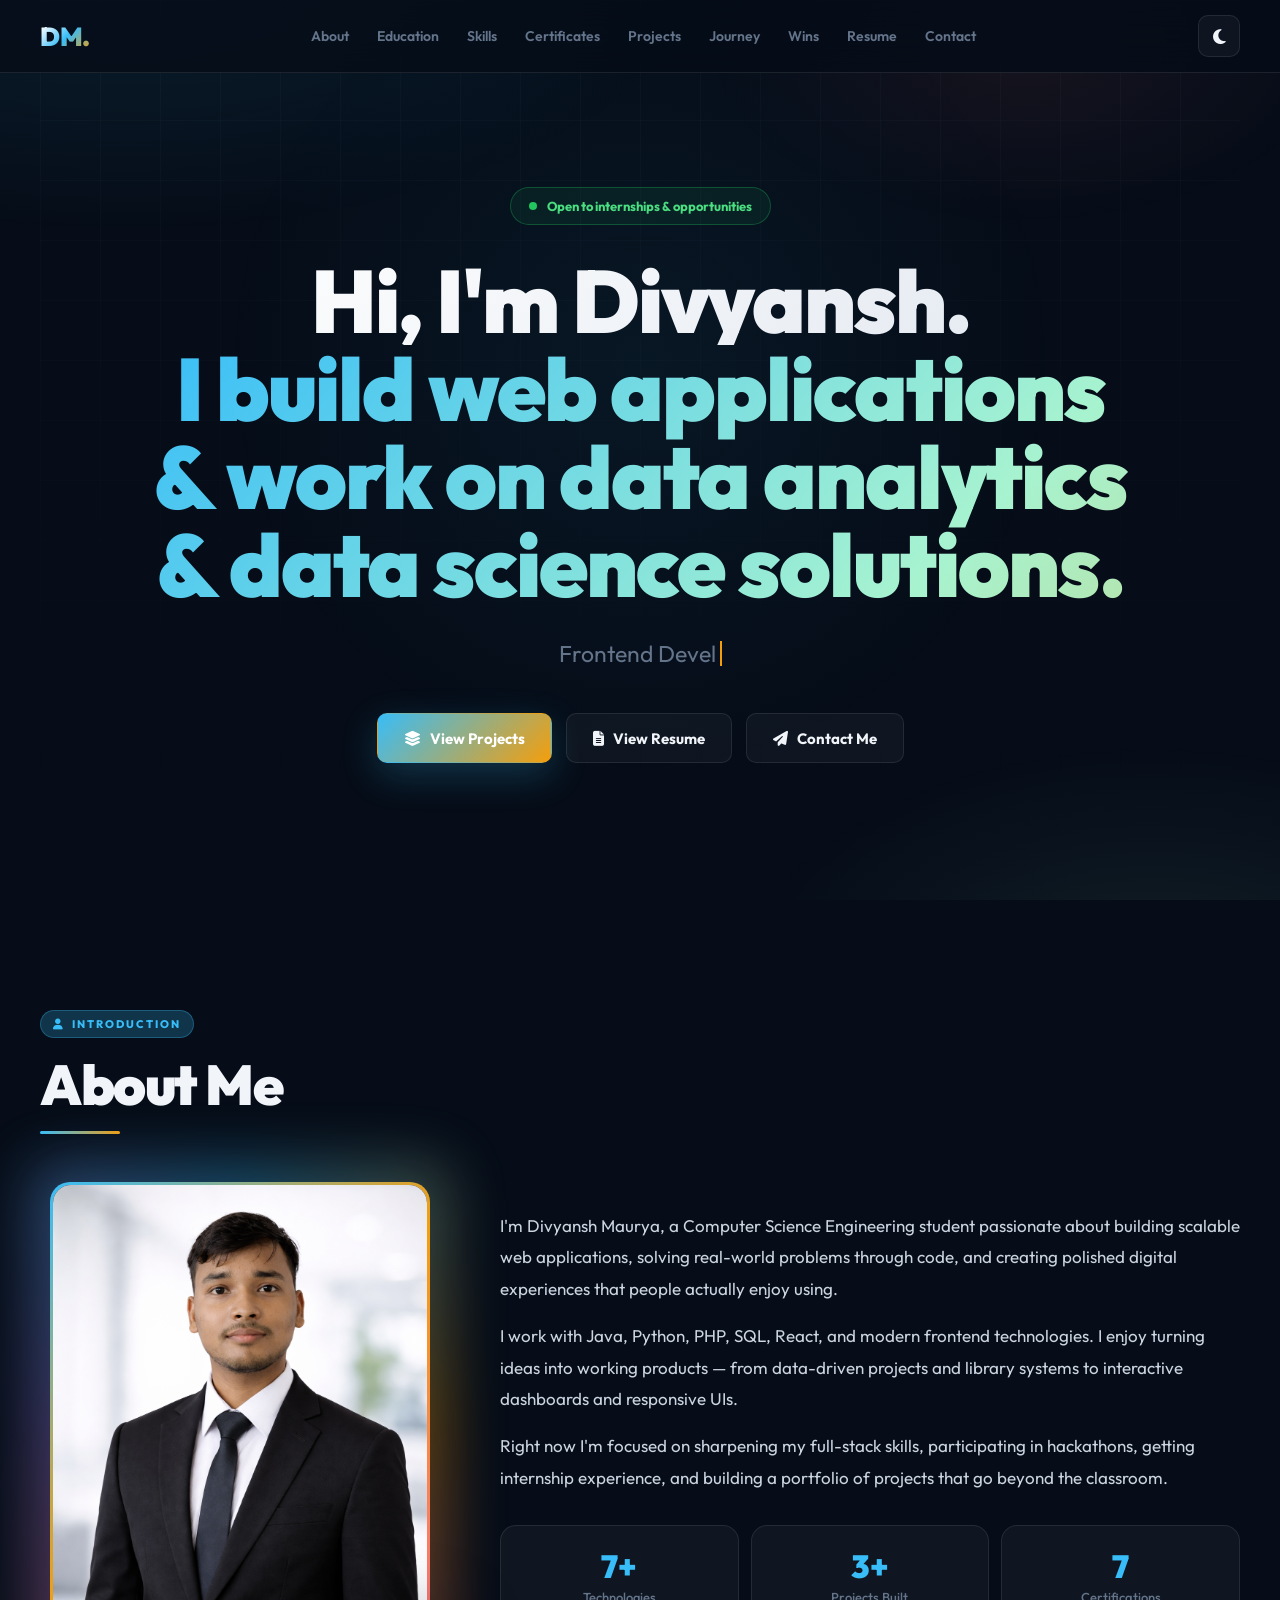
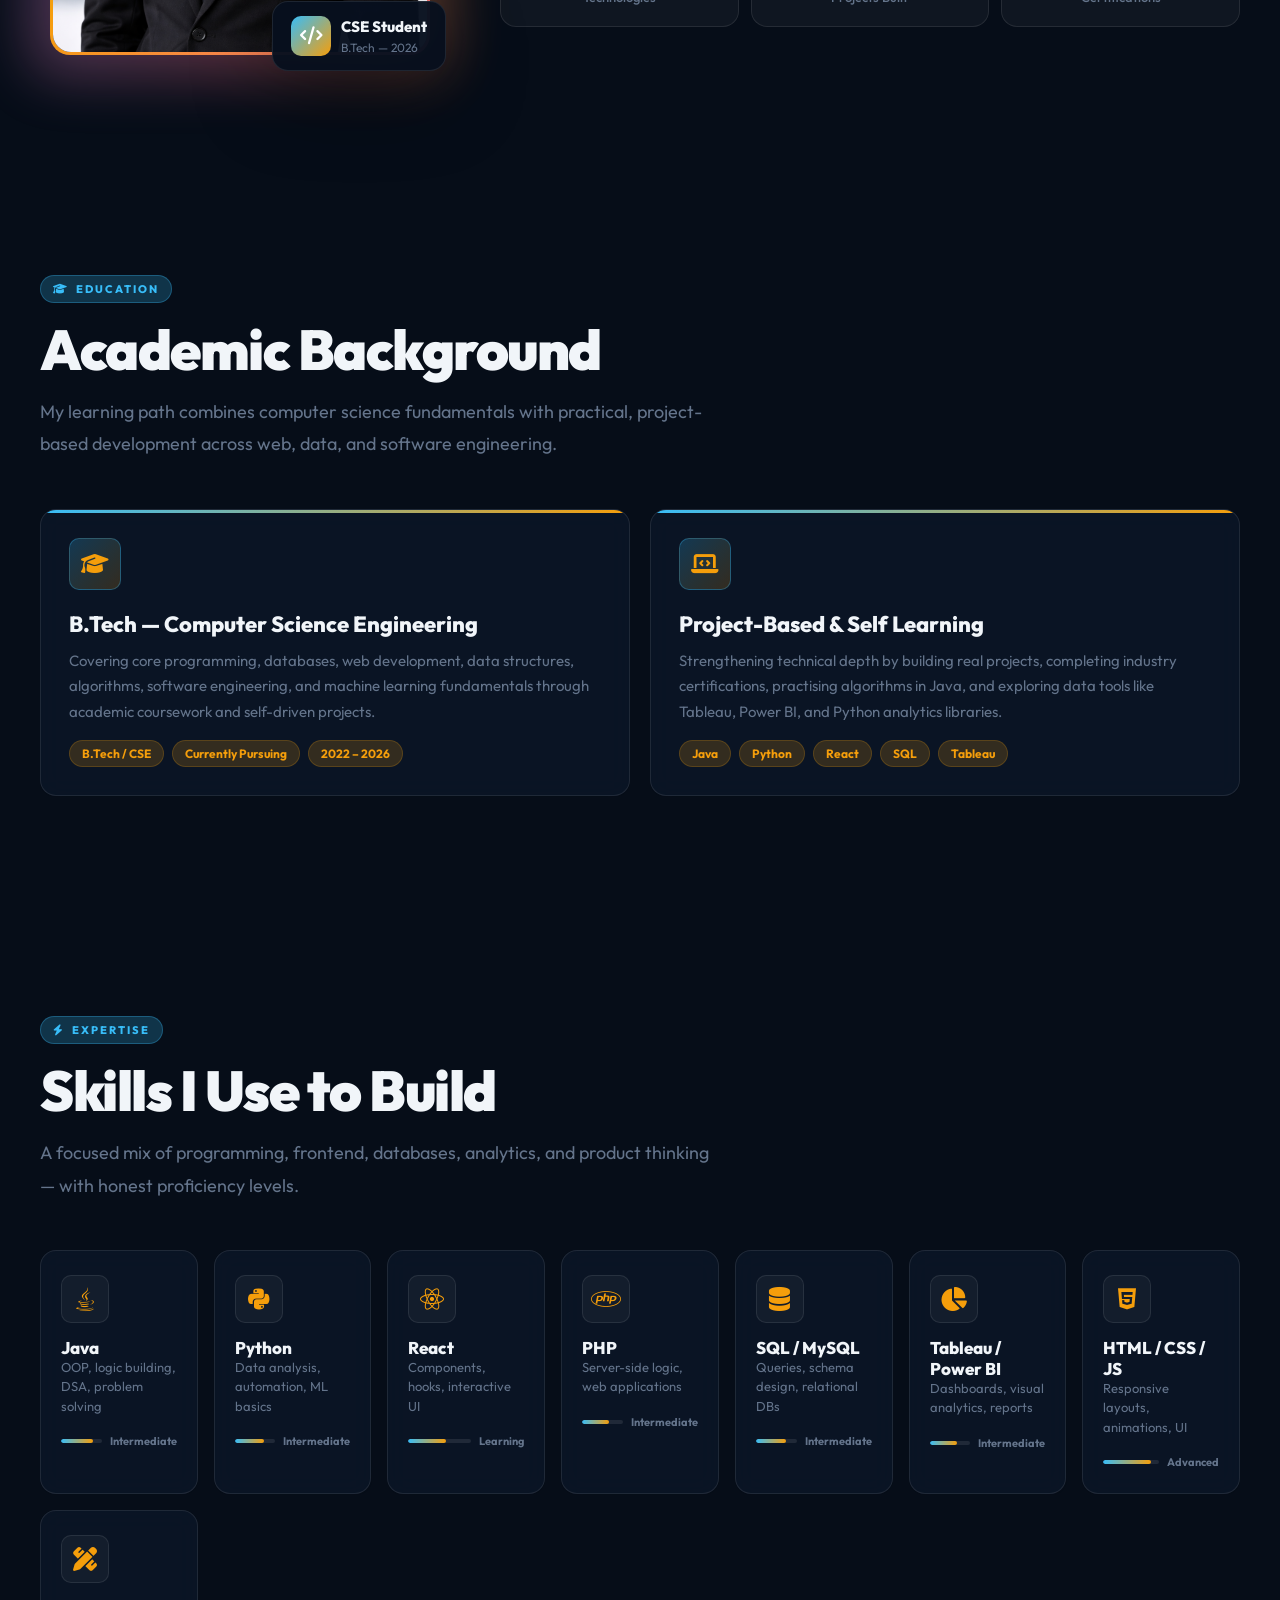
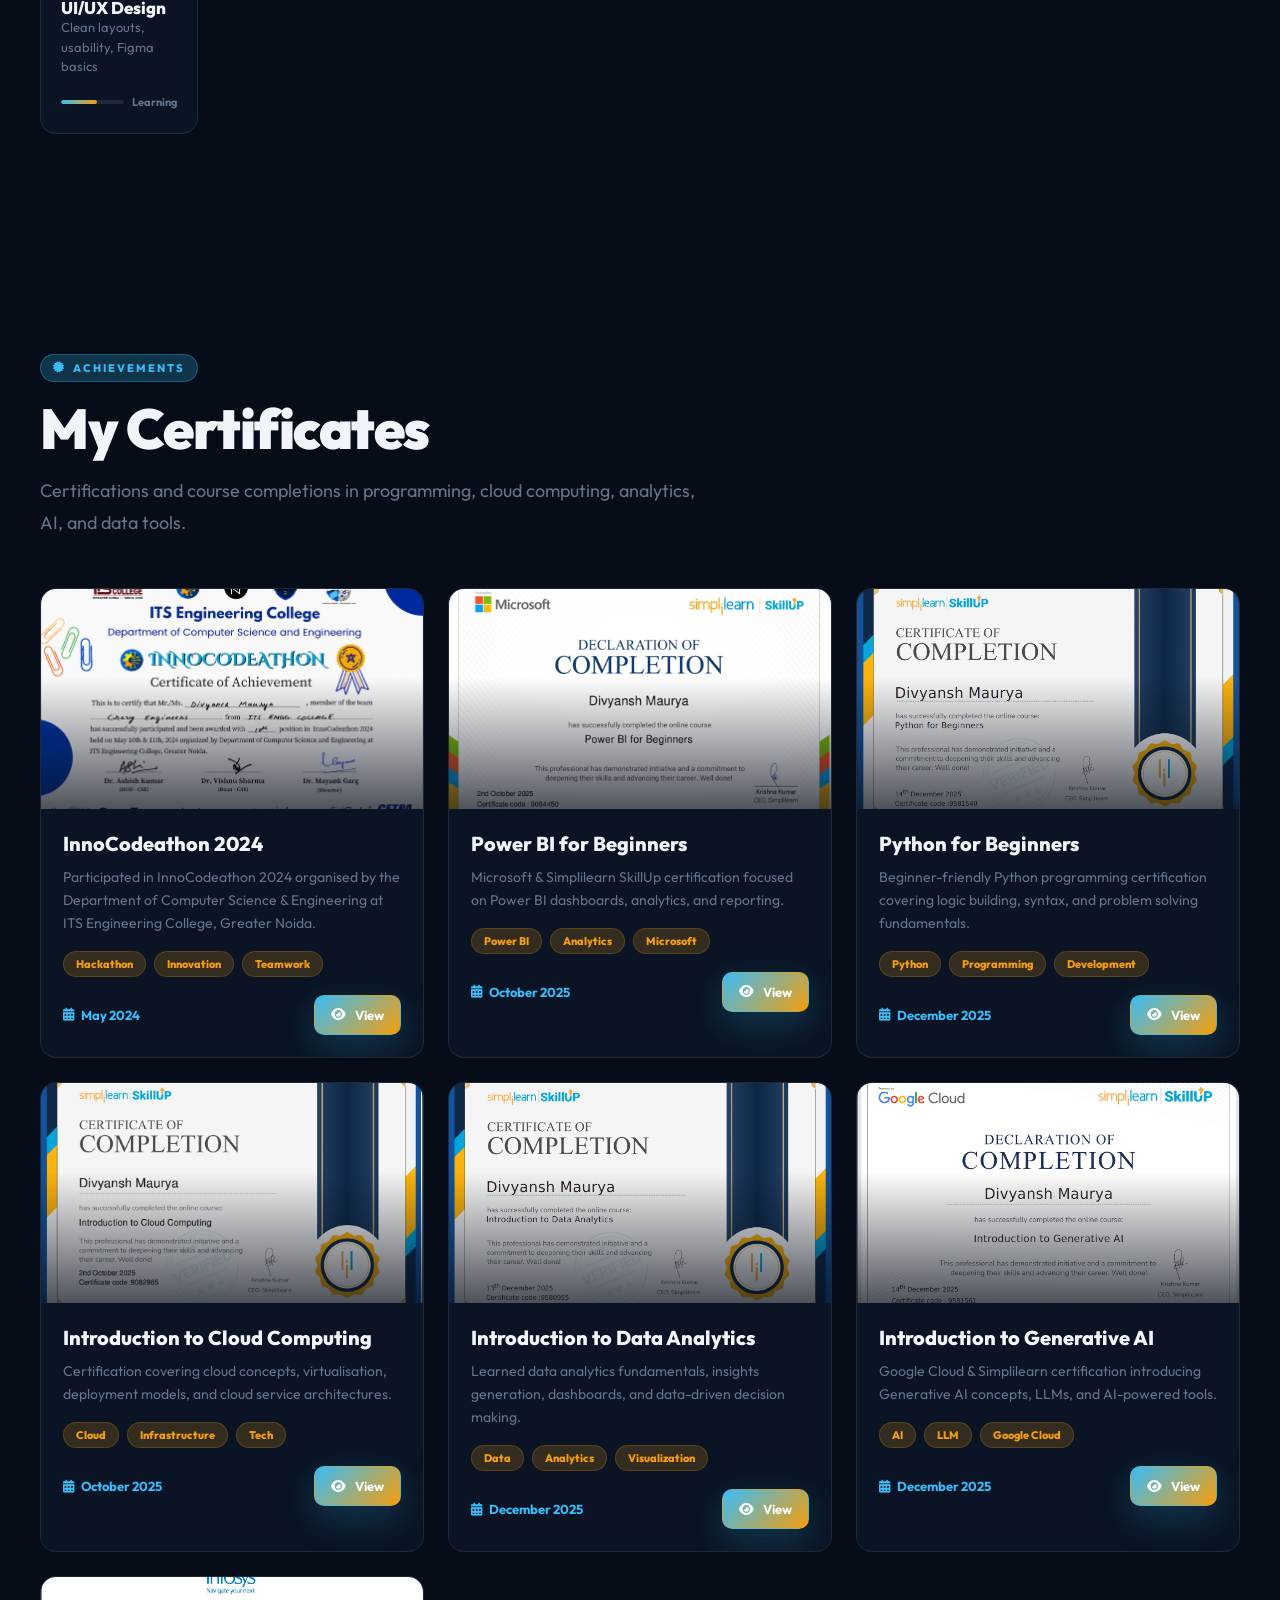
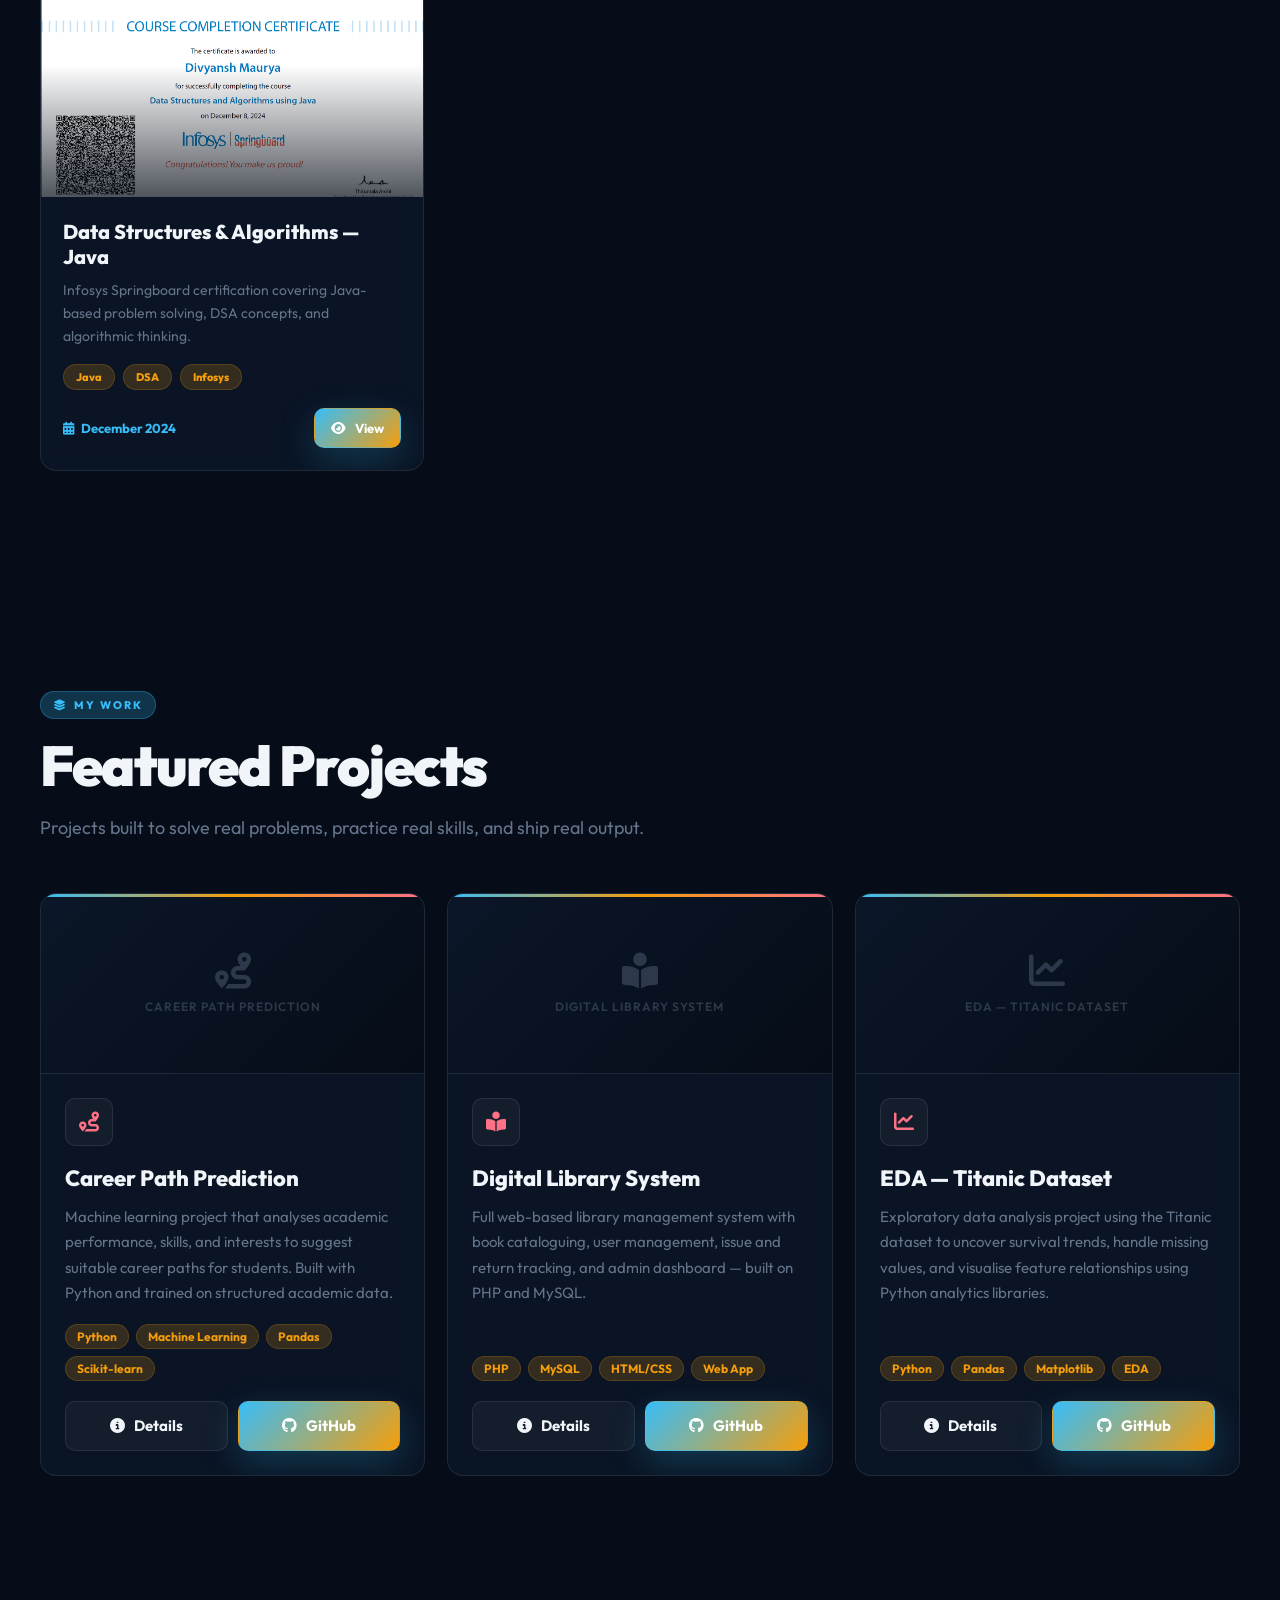
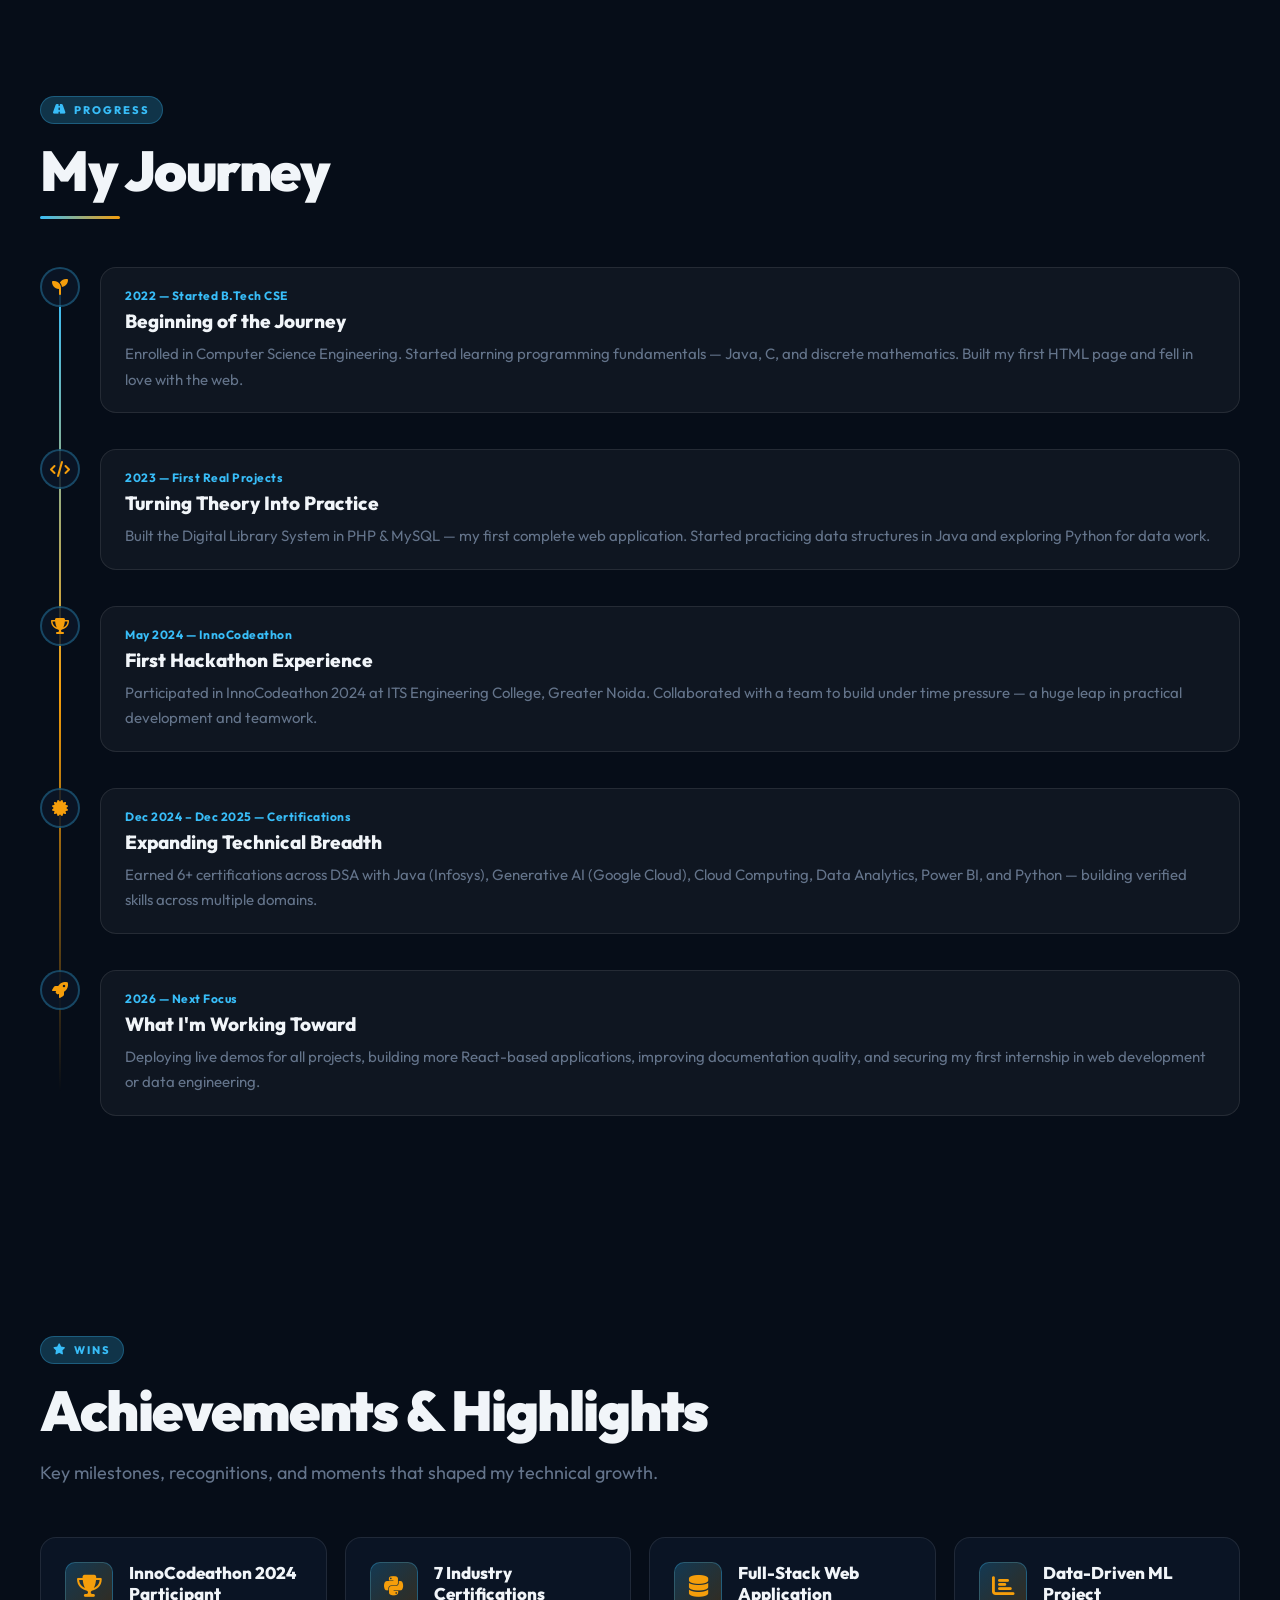
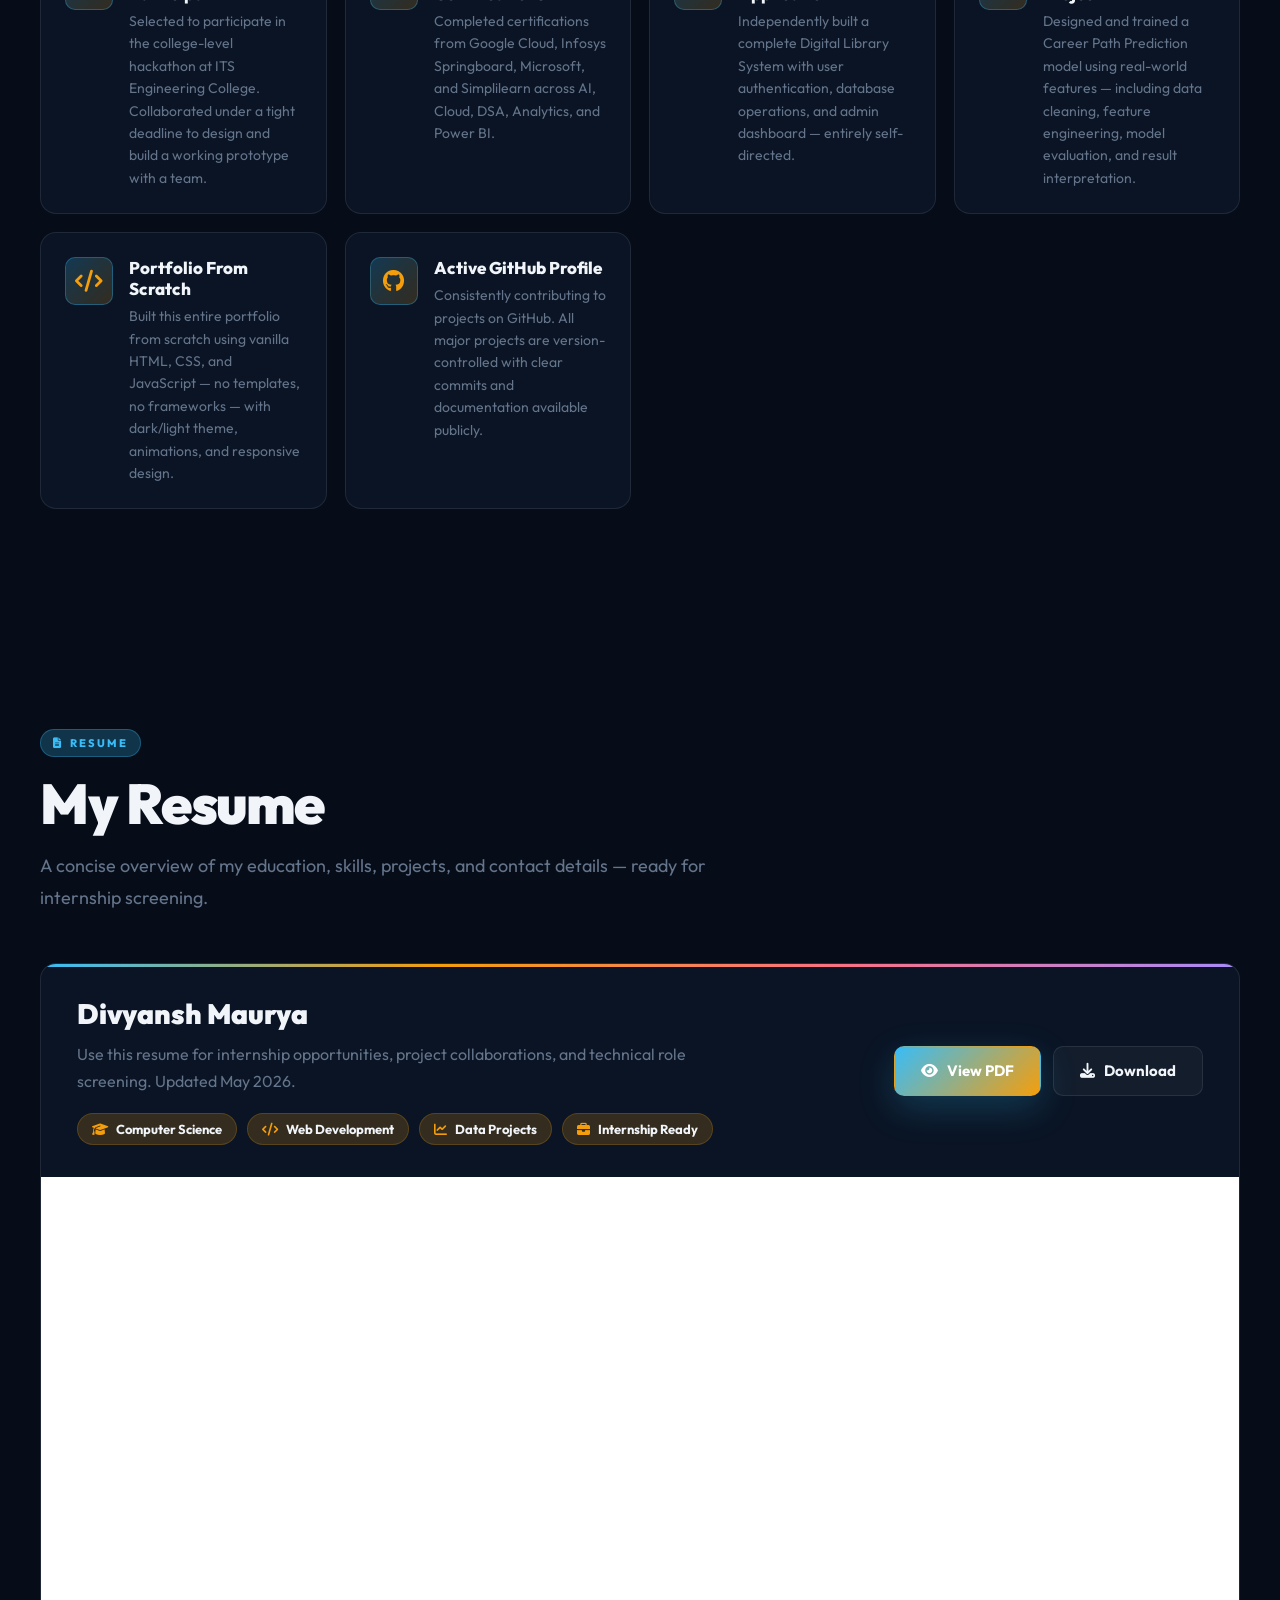
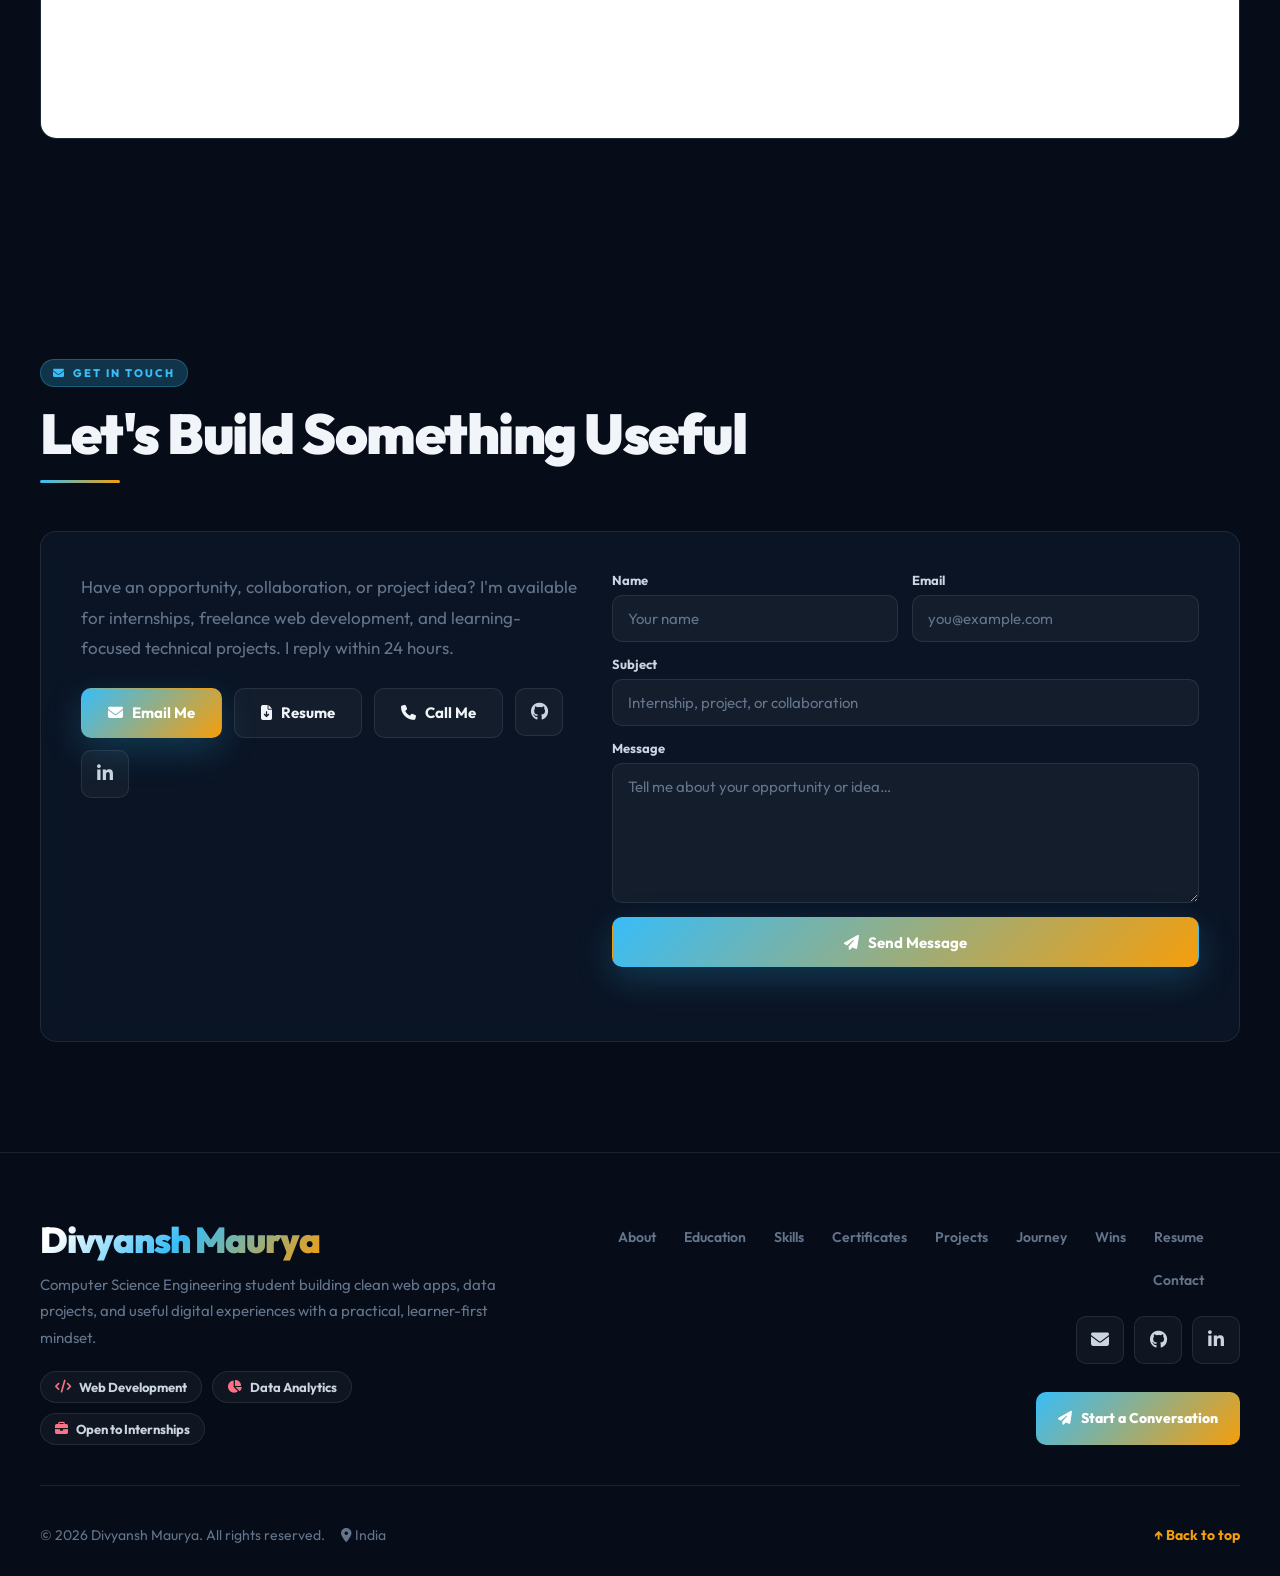
<file: index.html>
<!DOCTYPE html>
<html lang="en">
<head>

  <meta charset="UTF-8">
  <meta name="viewport" content="width=device-width, initial-scale=1.0">
  <meta name="description"
    content="Divyansh Maurya — Computer Science Engineering student, Web Developer & Data Enthusiast. Building clean web apps, data projects, and useful digital experiences.">

  <!-- Open Graph / Social sharing -->
  <meta property="og:type" content="website">
  <meta property="og:title" content="Divyansh Maurya | Portfolio">
  <meta property="og:description"
    content="CSE student building scalable web apps, data projects & polished interfaces. Open to internships & collaborations.">
  <meta property="og:image" content="profile.png">
  <meta property="og:url" content="">
  <meta name="twitter:card" content="summary_large_image">
  <meta name="twitter:title" content="Divyansh Maurya | Portfolio">
  <meta name="twitter:description" content="CSE student building scalable web apps and data projects.">
  <!-- Favicon -->
  <link rel="icon" href="data:image/svg+xml,<svg xmlns='http://www.w3.org/2000/svg' viewBox='0 0 100 100'><rect width='100' height='100' rx='18' fill='%2338bdf8'/><text x='50' y='68' font-family='sans-serif' font-weight='900' font-size='52' text-anchor='middle' fill='white'>D</text></svg>">

  <!-- Fonts & Icons -->
  <link rel="preconnect" href="https://fonts.googleapis.com">
  <link rel="preconnect" href="https://fonts.gstatic.com" crossorigin>
  <link href="https://fonts.googleapis.com/css2?family=Outfit:wght@300;400;500;600;700;800;900&family=Clash+Display:wght@500;600;700&display=swap" rel="stylesheet">
  <link rel="stylesheet" href="https://cdnjs.cloudflare.com/ajax/libs/font-awesome/6.4.0/css/all.min.css">
  
    <title>Divyansh Maurya | Portfolio</title>

  <!-- Link to CSS -->
  <link rel="stylesheet" href="style.css">

  <script>
    try {
      if (localStorage.getItem("portfolioTheme") === "light") document.documentElement.classList.add("light-theme");
    } catch(e) {}
  </script>
</head>

<body class="loading">
  <!-- LOADER -->
  <div class="loader-screen" id="loader">
    <div class="loader-content">
      <div class="loader-name">Divyansh Maurya</div>
      <div class="loader-bar-wrap">
        <div class="loader-bar"></div>
      </div>
      <div class="loader-sub">Loading portfolio…</div>
    </div>
  </div>
  
  <div class="progress-bar" id="progressBar"></div>
  <div class="cursor-glow" id="cursorGlow"></div>
  
  <!-- HEADER -->
  <header class="site-header">
    <nav aria-label="Primary navigation">
      <a href="#home" class="logo">DM.</a>

      <ul id="navMenu">
        <li><a href="#about">About</a></li>
        <li><a href="#education">Education</a></li>
        <li><a href="#skills">Skills</a></li>
        <li><a href="#certificates">Certificates</a></li>
        <li><a href="#projects">Projects</a></li>
        <li><a href="#journey">Journey</a></li>
        <li><a href="#achievements">Wins</a></li>
        <li><a href="#resume">Resume</a></li>
        <li><a href="#contact">Contact</a></li>
      </ul>

      <div class="nav-actions">
        <button class="nav-btn theme-toggle" id="themeToggle" type="button" aria-label="Switch theme">
          <i class="fas fa-moon" aria-hidden="true"></i>
          <i class="fas fa-sun" aria-hidden="true"></i>
        </button>
        <button class="nav-btn menu-btn" id="menuBtn" type="button" aria-label="Open menu" aria-expanded="false">
          <i class="fas fa-bars" aria-hidden="true"></i>
        </button>
      </div>
    </nav>
  </header>

  <main>

    <!-- HERO -->
    <section class="hero" id="home" style="padding-top:130px">
      <div class="hero-grid" aria-hidden="true"></div>
      <div class="hero-content">
        <div class="avail-badge"><span class="dot"></span>Open to internships &amp; opportunities</div>

        <h1>
          <span class="line1">Hi, I'm Divyansh.</span>
          <span class="line2">I build web applications & work on data analytics & data science solutions.</span>
        </h1>

        <p class="hero-sub"><span id="typing"></span><span class="typing-caret" aria-hidden="true"></span></p>

        <div class="hero-btns">
          <a href="#projects" class="btn btn-primary"><i class="fas fa-layer-group"></i>View Projects</a>
          <a href="divyansh_12.pdf" class="btn btn-outline" target="_blank" rel="noreferrer"><i
              class="fas fa-file-lines"></i>View Resume</a>
          <a href="+917992159410" class="btn btn-outline"><i class="fas fa-paper-plane"></i>Contact Me</a>
        </div>
      </div>
    </section>

    <!-- ABOUT -->
    <section id="about" class="reveal">
      <div class="section-tag"><i class="fas fa-user" aria-hidden="true"></i>Introduction</div>
      <h2>About Me</h2>
      <div class="divider"></div>

      <div class="about-grid">
        <div class="photo-wrap">
          <div class="photo-glow" aria-hidden="true"></div>
          <div class="photo-frame">
            <!--
              IMPORTANT: Replace "profile.png" with your actual photo file.
              Place the image in the same folder as this HTML file.
              Recommended size: 400×500px or similar portrait ratio.
            -->
            <img src="div.png" alt="Divyansh Maurya — CSE student and web developer">
          </div>
          <div class="photo-badge">
            <div class="badge-icon"><i class="fas fa-code" aria-hidden="true"></i></div>
            <div class="badge-text">
              <strong>CSE Student</strong>
              <span>B.Tech — 2026</span>
            </div>
          </div>
        </div>

        <div>
          <div class="about-text">
            <p>
              I'm Divyansh Maurya, a Computer Science Engineering student passionate about building scalable web
              applications, solving real-world problems through code, and creating polished digital experiences that
              people actually enjoy using.
            </p>
            <p>
              I work with Java, Python, PHP, SQL, React, and modern frontend technologies. I enjoy turning ideas into
              working products — from data-driven projects and library systems to interactive dashboards and responsive
              UIs.
            </p>
            <p>
              Right now I'm focused on sharpening my full-stack skills, participating in hackathons, getting internship
              experience, and building a portfolio of projects that go beyond the classroom.
            </p>
          </div>

          <div class="stats-grid">
            <div class="stat-card">
              <strong>7+</strong>
              <span>Technologies</span>
            </div>
            <div class="stat-card">
              <strong>3+</strong>
              <span>Projects Built</span>
            </div>
            <div class="stat-card">
              <strong>7</strong>
              <span>Certifications</span>
            </div>
          </div>
        </div>
      </div>
    </section>

    <!-- EDUCATION -->
    <section id="education" class="reveal">
      <div class="section-tag"><i class="fas fa-graduation-cap" aria-hidden="true"></i>Education</div>
      <h2>Academic Background</h2>
      <p class="section-intro">My learning path combines computer science fundamentals with practical, project-based
        development across web, data, and software engineering.</p>

      <div class="edu-grid">
        <article class="edu-card">
          <div class="edu-icon"><i class="fas fa-graduation-cap" aria-hidden="true"></i></div>
          <h3>B.Tech — Computer Science Engineering</h3>
          <p>Covering core programming, databases, web development, data structures, algorithms, software engineering,
            and machine learning fundamentals through academic coursework and self-driven projects.</p>
          <div class="edu-tags">
            <span class="edu-tag">B.Tech / CSE</span>
            <span class="edu-tag">Currently Pursuing</span>
            <span class="edu-tag">2022 – 2026</span>
          </div>
        </article>

        <article class="edu-card">
          <div class="edu-icon"><i class="fas fa-laptop-code" aria-hidden="true"></i></div>
          <h3>Project-Based & Self Learning</h3>
          <p>Strengthening technical depth by building real projects, completing industry certifications, practising
            algorithms in Java, and exploring data tools like Tableau, Power BI, and Python analytics libraries.</p>
          <div class="edu-tags">
            <span class="edu-tag">Java</span>
            <span class="edu-tag">Python</span>
            <span class="edu-tag">React</span>
            <span class="edu-tag">SQL</span>
            <span class="edu-tag">Tableau</span>
          </div>
        </article>
      </div>
    </section>

    <!-- SKILLS -->
    <section id="skills" class="reveal">
      <div class="section-tag"><i class="fas fa-bolt" aria-hidden="true"></i>Expertise</div>
      <h2>Skills I Use to Build</h2>
      <p class="section-intro">A focused mix of programming, frontend, databases, analytics, and product thinking — with
        honest proficiency levels.</p>

      <div class="skills-grid">
        <article class="skill-card">
          <div class="skill-icon"><i class="fab fa-java" aria-hidden="true"></i></div>
          <div>
            <h3>Java</h3>
            <p>OOP, logic building, DSA, problem solving</p>
          </div>
          <div class="skill-level">
            <div class="level-bar">
              <div class="level-fill" style="--fill:78%"></div>
            </div>
            <span class="level-label">Intermediate</span>
          </div>
        </article>

        <article class="skill-card">
          <div class="skill-icon"><i class="fab fa-python" aria-hidden="true"></i></div>
          <div>
            <h3>Python</h3>
            <p>Data analysis, automation, ML basics</p>
          </div>
          <div class="skill-level">
            <div class="level-bar">
              <div class="level-fill" style="--fill:72%"></div>
            </div>
            <span class="level-label">Intermediate</span>
          </div>
        </article>

        <article class="skill-card">
          <div class="skill-icon"><i class="fab fa-react" aria-hidden="true"></i></div>
          <div>
            <h3>React</h3>
            <p>Components, hooks, interactive UI</p>
          </div>
          <div class="skill-level">
            <div class="level-bar">
              <div class="level-fill" style="--fill:60%"></div>
            </div>
            <span class="level-label">Learning</span>
          </div>
        </article>

        <article class="skill-card">
          <div class="skill-icon"><i class="fab fa-php" aria-hidden="true"></i></div>
          <div>
            <h3>PHP</h3>
            <p>Server-side logic, web applications</p>
          </div>
          <div class="skill-level">
            <div class="level-bar">
              <div class="level-fill" style="--fill:65%"></div>
            </div>
            <span class="level-label">Intermediate</span>
          </div>
        </article>

        <article class="skill-card">
          <div class="skill-icon"><i class="fas fa-database" aria-hidden="true"></i></div>
          <div>
            <h3>SQL / MySQL</h3>
            <p>Queries, schema design, relational DBs</p>
          </div>
          <div class="skill-level">
            <div class="level-bar">
              <div class="level-fill" style="--fill:75%"></div>
            </div>
            <span class="level-label">Intermediate</span>
          </div>
        </article>

        <article class="skill-card">
          <div class="skill-icon"><i class="fas fa-chart-pie" aria-hidden="true"></i></div>
          <div>
            <h3>Tableau / Power BI</h3>
            <p>Dashboards, visual analytics, reports</p>
          </div>
          <div class="skill-level">
            <div class="level-bar">
              <div class="level-fill" style="--fill:68%"></div>
            </div>
            <span class="level-label">Intermediate</span>
          </div>
        </article>

        <article class="skill-card">
          <div class="skill-icon"><i class="fab fa-html5" aria-hidden="true"></i></div>
          <div>
            <h3>HTML / CSS / JS</h3>
            <p>Responsive layouts, animations, UI</p>
          </div>
          <div class="skill-level">
            <div class="level-bar">
              <div class="level-fill" style="--fill:85%"></div>
            </div>
            <span class="level-label">Advanced</span>
          </div>
        </article>

        <article class="skill-card">
          <div class="skill-icon"><i class="fas fa-pen-ruler" aria-hidden="true"></i></div>
          <div>
            <h3>UI/UX Design</h3>
            <p>Clean layouts, usability, Figma basics</p>
          </div>
          <div class="skill-level">
            <div class="level-bar">
              <div class="level-fill" style="--fill:58%"></div>
            </div>
            <span class="level-label">Learning</span>
          </div>
        </article>
      </div>
    </section>

    <!-- CERTIFICATES -->
    <section id="certificates" class="reveal">
      <div class="section-tag"><i class="fas fa-certificate" aria-hidden="true"></i>Achievements</div>
      <h2>My Certificates</h2>
      <p class="section-intro">Certifications and course completions in programming, cloud computing, analytics, AI, and
        data tools.</p>

      <div class="certs-grid">

        <article class="cert-card">
          <!--
            Replace "cert1.png" with your actual certificate image.
            All certificate images must be in the same folder as index.html.
          -->
          <div class="cert-img-wrap">
            <img src="cert1.png" alt="InnoCodeathon 2024 participation certificate">
            <div class="cert-overlay" aria-hidden="true"></div>
          </div>
          <div class="cert-body">
            <h3>InnoCodeathon 2024</h3>
            <p>Participated in InnoCodeathon 2024 organised by the Department of Computer Science &amp; Engineering at
              ITS Engineering College, Greater Noida.</p>
            <div class="cert-tags"><span class="cert-tag">Hackathon</span><span class="cert-tag">Innovation</span><span
                class="cert-tag">Teamwork</span></div>
            <div class="cert-footer">
              <span class="cert-date"><i class="fas fa-calendar-alt" aria-hidden="true"></i>May 2024</span>
              <a href="cert1.png" target="_blank" rel="noreferrer" class="btn btn-primary"
                style="min-height:40px;padding:0 16px;font-size:13px"><i class="fas fa-eye"
                  aria-hidden="true"></i>View</a>
            </div>
          </div>
        </article>

        <article class="cert-card">
          <div class="cert-img-wrap">
            <img src="Power bi.png" alt="Power BI for Beginners certificate">
            <div class="cert-overlay" aria-hidden="true"></div>
          </div>
          <div class="cert-body">
            <h3>Power BI for Beginners</h3>
            <p>Microsoft &amp; Simplilearn SkillUp certification focused on Power BI dashboards, analytics, and
              reporting.</p>
            <div class="cert-tags"><span class="cert-tag">Power BI</span><span class="cert-tag">Analytics</span><span
                class="cert-tag">Microsoft</span></div>
            <div class="cert-footer">
              <span class="cert-date"><i class="fas fa-calendar-alt" aria-hidden="true"></i>October 2025</span>
              <a href="Power bi.png" target="_blank" rel="noreferrer" class="btn btn-primary"
                style="min-height:40px;padding:0 16px;font-size:13px"><i class="fas fa-eye"
                  aria-hidden="true"></i>View</a>
            </div>
          </div>
        </article>

        <article class="cert-card">
          <div class="cert-img-wrap">
            <img src="Python for beginner.png" alt="Python for Beginners certificate">
            <div class="cert-overlay" aria-hidden="true"></div>
          </div>
          <div class="cert-body">
            <h3>Python for Beginners</h3>
            <p>Beginner-friendly Python programming certification covering logic building, syntax, and problem solving
              fundamentals.</p>
            <div class="cert-tags"><span class="cert-tag">Python</span><span class="cert-tag">Programming</span><span
                class="cert-tag">Development</span></div>
            <div class="cert-footer">
              <span class="cert-date"><i class="fas fa-calendar-alt" aria-hidden="true"></i>December 2025</span>
              <a href="Python for beginner.png" target="_blank" rel="noreferrer" class="btn btn-primary"
                style="min-height:40px;padding:0 16px;font-size:13px"><i class="fas fa-eye"
                  aria-hidden="true"></i>View</a>
            </div>
          </div>
        </article>

        <article class="cert-card">
          <div class="cert-img-wrap">
            <img src="cloud computing.png" alt="Introduction to Cloud Computing certificate">
            <div class="cert-overlay" aria-hidden="true"></div>
          </div>
          <div class="cert-body">
            <h3>Introduction to Cloud Computing</h3>
            <p>Certification covering cloud concepts, virtualisation, deployment models, and cloud service
              architectures.</p>
            <div class="cert-tags"><span class="cert-tag">Cloud</span><span class="cert-tag">Infrastructure</span><span
                class="cert-tag">Tech</span></div>
            <div class="cert-footer">
              <span class="cert-date"><i class="fas fa-calendar-alt" aria-hidden="true"></i>October 2025</span>
              <a href="cloud computing.png" target="_blank" rel="noreferrer" class="btn btn-primary"
                style="min-height:40px;padding:0 16px;font-size:13px"><i class="fas fa-eye"
                  aria-hidden="true"></i>View</a>
            </div>
          </div>
        </article>

        <article class="cert-card">
          <div class="cert-img-wrap">
            <img src="Data anlystic.png" alt="Introduction to Data Analytics certificate">
            <div class="cert-overlay" aria-hidden="true"></div>
          </div>
          <div class="cert-body">
            <h3>Introduction to Data Analytics</h3>
            <p>Learned data analytics fundamentals, insights generation, dashboards, and data-driven decision making.
            </p>
            <div class="cert-tags"><span class="cert-tag">Data</span><span class="cert-tag">Analytics</span><span
                class="cert-tag">Visualization</span></div>
            <div class="cert-footer">
              <span class="cert-date"><i class="fas fa-calendar-alt" aria-hidden="true"></i>December 2025</span>
              <a href="Data anlystic.png" target="_blank" rel="noreferrer" class="btn btn-primary"
                style="min-height:40px;padding:0 16px;font-size:13px"><i class="fas fa-eye"
                  aria-hidden="true"></i>View</a>
            </div>
          </div>
        </article>

        <article class="cert-card">
          <div class="cert-img-wrap">
            <img src="Genrative ai.png" alt="Introduction to Generative AI certificate">
            <div class="cert-overlay" aria-hidden="true"></div>
          </div>
          <div class="cert-body">
            <h3>Introduction to Generative AI</h3>
            <p>Google Cloud &amp; Simplilearn certification introducing Generative AI concepts, LLMs, and AI-powered
              tools.</p>
            <div class="cert-tags"><span class="cert-tag">AI</span><span class="cert-tag">LLM</span><span
                class="cert-tag">Google Cloud</span></div>
            <div class="cert-footer">
              <span class="cert-date"><i class="fas fa-calendar-alt" aria-hidden="true"></i>December 2025</span>
              <a href="Genrative ai.png" target="_blank" rel="noreferrer" class="btn btn-primary"
                style="min-height:40px;padding:0 16px;font-size:13px"><i class="fas fa-eye"
                  aria-hidden="true"></i>View</a>
            </div>
          </div>
        </article>

        <article class="cert-card">
          <div class="cert-img-wrap">
            <img src="dsa with java.png" alt="Data Structures and Algorithms using Java certificate">
            <div class="cert-overlay" aria-hidden="true"></div>
          </div>
          <div class="cert-body">
            <h3>Data Structures &amp; Algorithms — Java</h3>
            <p>Infosys Springboard certification covering Java-based problem solving, DSA concepts, and algorithmic
              thinking.</p>
            <div class="cert-tags"><span class="cert-tag">Java</span><span class="cert-tag">DSA</span><span
                class="cert-tag">Infosys</span></div>
            <div class="cert-footer">
              <span class="cert-date"><i class="fas fa-calendar-alt" aria-hidden="true"></i>December 2024</span>
              <a href="dsa with java.png" target="_blank" rel="noreferrer" class="btn btn-primary"
                style="min-height:40px;padding:0 16px;font-size:13px"><i class="fas fa-eye"
                  aria-hidden="true"></i>View</a>
            </div>
          </div>
        </article>

      </div>
    </section>

    <!-- PROJECTS -->
    <section id="projects" class="reveal">
      <div class="section-tag"><i class="fas fa-layer-group" aria-hidden="true"></i>My Work</div>
      <h2>Featured Projects</h2>
      <p class="section-intro">Projects built to solve real problems, practice real skills, and ship real output.</p>

      <div class="projects-grid">

        <article class="proj-card">
          <!--
            Add a screenshot of your project here.
            Name it career-screenshot.png and place in same folder as index.html.
            If no screenshot yet, the placeholder below shows automatically.
          -->
          <div class="proj-screenshot-placeholder">
            <i class="fas fa-route" aria-hidden="true"></i>
            <span>Career Path Prediction</span>
          </div>
          <div class="proj-body">
            <div class="proj-icon"><i class="fas fa-route" aria-hidden="true"></i></div>
            <h3>Career Path Prediction</h3>
            <p>Machine learning project that analyses academic performance, skills, and interests to suggest suitable
              career paths for students. Built with Python and trained on structured academic data.</p>
            <div class="proj-tags">
              <span class="proj-tag">Python</span>
              <span class="proj-tag">Machine Learning</span>
              <span class="proj-tag">Pandas</span>
              <span class="proj-tag">Scikit-learn</span>
            </div>
            <div class="proj-actions">
              <button class="btn btn-outline proj-detail-btn" type="button" data-project="career" style="flex:1"><i
                  class="fas fa-circle-info"></i>Details</button>
              <a href="https://github.com/divyanshm-10" class="btn btn-primary" target="_blank" rel="noreferrer"
                style="flex:1"><i class="fab fa-github"></i>GitHub</a>
            </div>
          </div>
        </article>

        <article class="proj-card">
          <div class="proj-screenshot-placeholder">
            <i class="fas fa-book-open-reader" aria-hidden="true"></i>
            <span>Digital Library System</span>
          </div>
          <div class="proj-body">
            <div class="proj-icon"><i class="fas fa-book-open-reader" aria-hidden="true"></i></div>
            <h3>Digital Library System</h3>
            <p>Full web-based library management system with book cataloguing, user management, issue and return
              tracking, and admin dashboard — built on PHP and MySQL.</p>
            <div class="proj-tags">
              <span class="proj-tag">PHP</span>
              <span class="proj-tag">MySQL</span>
              <span class="proj-tag">HTML/CSS</span>
              <span class="proj-tag">Web App</span>
            </div>
            <div class="proj-actions">
              <button class="btn btn-outline proj-detail-btn" type="button" data-project="library" style="flex:1"><i
                  class="fas fa-circle-info"></i>Details</button>
              <a href="https://github.com/divyanshm-10" class="btn btn-primary" target="_blank" rel="noreferrer"
                style="flex:1"><i class="fab fa-github"></i>GitHub</a>
            </div>
          </div>
        </article>

        <article class="proj-card">
          <div class="proj-screenshot-placeholder">
            <i class="fas fa-chart-line" aria-hidden="true"></i>
            <span>EDA — Titanic Dataset</span>
          </div>
          <div class="proj-body">
            <div class="proj-icon"><i class="fas fa-chart-line" aria-hidden="true"></i></div>
            <h3>EDA — Titanic Dataset</h3>
            <p>Exploratory data analysis project using the Titanic dataset to uncover survival trends, handle missing
              values, and visualise feature relationships using Python analytics libraries.</p>
            <div class="proj-tags">
              <span class="proj-tag">Python</span>
              <span class="proj-tag">Pandas</span>
              <span class="proj-tag">Matplotlib</span>
              <span class="proj-tag">EDA</span>
            </div>
            <div class="proj-actions">
              <button class="btn btn-outline proj-detail-btn" type="button" data-project="titanic" style="flex:1"><i
                  class="fas fa-circle-info"></i>Details</button>
              <a href="https://github.com/divyanshm-10" class="btn btn-primary" target="_blank" rel="noreferrer"
                style="flex:1"><i class="fab fa-github"></i>GitHub</a>
            </div>
          </div>
        </article>

      </div>
    </section>

    <!-- JOURNEY -->
    <section id="journey" class="reveal">
      <div class="section-tag"><i class="fas fa-road" aria-hidden="true"></i>Progress</div>
      <h2>My Journey</h2>
      <div class="divider"></div>

      <div class="timeline">
        <div class="tl-item">
          <div class="tl-dot"><i class="fas fa-seedling" aria-hidden="true"></i></div>
          <article class="tl-content">
            <div class="tl-date">2022 — Started B.Tech CSE</div>
            <h3>Beginning of the Journey</h3>
            <p>Enrolled in Computer Science Engineering. Started learning programming fundamentals — Java, C, and
              discrete mathematics. Built my first HTML page and fell in love with the web.</p>
          </article>
        </div>

        <div class="tl-item">
          <div class="tl-dot"><i class="fas fa-code" aria-hidden="true"></i></div>
          <article class="tl-content">
            <div class="tl-date">2023 — First Real Projects</div>
            <h3>Turning Theory Into Practice</h3>
            <p>Built the Digital Library System in PHP &amp; MySQL — my first complete web application. Started
              practicing data structures in Java and exploring Python for data work.</p>
          </article>
        </div>

        <div class="tl-item">
          <div class="tl-dot"><i class="fas fa-trophy" aria-hidden="true"></i></div>
          <article class="tl-content">
            <div class="tl-date">May 2024 — InnoCodeathon</div>
            <h3>First Hackathon Experience</h3>
            <p>Participated in InnoCodeathon 2024 at ITS Engineering College, Greater Noida. Collaborated with a team to
              build under time pressure — a huge leap in practical development and teamwork.</p>
          </article>
        </div>

        <div class="tl-item">
          <div class="tl-dot"><i class="fas fa-certificate" aria-hidden="true"></i></div>
          <article class="tl-content">
            <div class="tl-date">Dec 2024 – Dec 2025 — Certifications</div>
            <h3>Expanding Technical Breadth</h3>
            <p>Earned 6+ certifications across DSA with Java (Infosys), Generative AI (Google Cloud), Cloud Computing,
              Data Analytics, Power BI, and Python — building verified skills across multiple domains.</p>
          </article>
        </div>

        <div class="tl-item">
          <div class="tl-dot"><i class="fas fa-rocket" aria-hidden="true"></i></div>
          <article class="tl-content">
            <div class="tl-date">2026 — Next Focus</div>
            <h3>What I'm Working Toward</h3>
            <p>Deploying live demos for all projects, building more React-based applications, improving documentation
              quality, and securing my first internship in web development or data engineering.</p>
          </article>
        </div>
      </div>
    </section>

    <!-- ACHIEVEMENTS -->
    <section id="achievements" class="reveal">
      <div class="section-tag"><i class="fas fa-star" aria-hidden="true"></i>Wins</div>
      <h2>Achievements &amp; Highlights</h2>
      <p class="section-intro">Key milestones, recognitions, and moments that shaped my technical growth.</p>

      <div class="achieve-grid">
        <div class="achieve-card">
          <div class="achieve-icon"><i class="fas fa-trophy" aria-hidden="true"></i></div>
          <div>
            <h3>InnoCodeathon 2024 Participant</h3>
            <p>Selected to participate in the college-level hackathon at ITS Engineering College. Collaborated under a
              tight deadline to design and build a working prototype with a team.</p>
          </div>
        </div>

        <div class="achieve-card">
          <div class="achieve-icon"><i class="fab fa-python" aria-hidden="true"></i></div>
          <div>
            <h3>7 Industry Certifications</h3>
            <p>Completed certifications from Google Cloud, Infosys Springboard, Microsoft, and Simplilearn across AI,
              Cloud, DSA, Analytics, and Power BI.</p>
          </div>
        </div>

        <div class="achieve-card">
          <div class="achieve-icon"><i class="fas fa-database" aria-hidden="true"></i></div>
          <div>
            <h3>Full-Stack Web Application</h3>
            <p>Independently built a complete Digital Library System with user authentication, database operations, and
              admin dashboard — entirely self-directed.</p>
          </div>
        </div>

        <div class="achieve-card">
          <div class="achieve-icon"><i class="fas fa-chart-bar" aria-hidden="true"></i></div>
          <div>
            <h3>Data-Driven ML Project</h3>
            <p>Designed and trained a Career Path Prediction model using real-world features — including data cleaning,
              feature engineering, model evaluation, and result interpretation.</p>
          </div>
        </div>

        <div class="achieve-card">
          <div class="achieve-icon"><i class="fas fa-code" aria-hidden="true"></i></div>
          <div>
            <h3>Portfolio From Scratch</h3>
            <p>Built this entire portfolio from scratch using vanilla HTML, CSS, and JavaScript — no templates, no
              frameworks — with dark/light theme, animations, and responsive design.</p>
          </div>
        </div>

        <div class="achieve-card">
          <div class="achieve-icon"><i class="fab fa-github" aria-hidden="true"></i></div>
          <div>
            <h3>Active GitHub Profile</h3>
            <p>Consistently contributing to projects on GitHub. All major projects are version-controlled with clear
              commits and documentation available publicly.</p>
          </div>
        </div>
      </div>
    </section>

    <!-- RESUME -->
    <section id="resume" class="reveal">
      <div class="section-tag"><i class="fas fa-file-lines" aria-hidden="true"></i>Resume</div>
      <h2>My Resume</h2>
      <p class="section-intro">A concise overview of my education, skills, projects, and contact details — ready for
        internship screening.</p>

      <div class="resume-block">
        <div class="resume-top">
          <div>
            <h3>Divyansh Maurya</h3>
            <p>Use this resume for internship opportunities, project collaborations, and technical role screening.
              Updated May 2026.</p>
            <div class="resume-chips">
              <span class="resume-chip"><i class="fas fa-graduation-cap"></i>Computer Science</span>
              <span class="resume-chip"><i class="fas fa-code"></i>Web Development</span>
              <span class="resume-chip"><i class="fas fa-chart-line"></i>Data Projects</span>
              <span class="resume-chip"><i class="fas fa-briefcase"></i>Internship Ready</span>
            </div>
          </div>
          <div class="resume-actions">
            <!--
              IMPORTANT: Replace "resume.pdf" with your actual resume filename.
              Place the PDF in the same folder as this HTML file.
            -->
            <a href="divyansh_12.pdf" class="btn btn-primary" target="_blank" rel="noreferrer"><i
                class="fas fa-eye"></i>View PDF</a>
            <a href="divyansh_12.pdf" class="btn btn-outline" download="Divyansh_Maurya_Resume.pdf"><i
                class="fas fa-download"></i>Download</a>
          </div>
        </div>

        <div class="resume-preview">
          <!--
            The iframe below will show your resume PDF inline.
            It uses "resume.pdf" — make sure that file is in the same folder.
            If it doesn't load (some browsers block local PDFs),
            visitors can still use the View PDF / Download buttons above.
          -->
          <iframe src="divyansh_12.pdf" title="Divyansh Maurya Resume PDF" aria-label="Resume PDF preview">
            <div class="resume-fallback">
              <i class="fas fa-file-pdf" aria-hidden="true"></i>
              <p>Your browser could not display the PDF preview. Use the buttons above to view or download the resume.
              </p>
              <a href="divyansh_12.pdf" class="btn btn-primary" target="_blank" rel="noreferrer"><i
                  class="fas fa-eye"></i>Open Resume</a>
            </div>
          </iframe>
        </div>
      </div>
    </section>

    <!-- CONTACT -->
    <section id="contact" class="reveal">
      <div class="section-tag"><i class="fas fa-envelope" aria-hidden="true"></i>Get In Touch</div>
      <h2>Let's Build Something Useful</h2>
      <div class="divider"></div>

      <div class="contact-grid">
        <div class="contact-left">
          <p>Have an opportunity, collaboration, or project idea? I'm available for internships, freelance web
            development, and learning-focused technical projects. I reply within 24 hours.</p>
          <div class="contact-btns">
            <a href="mailto:divyanshm989@gmail.com" class="btn btn-primary"><i class="fas fa-envelope"></i>Email Me</a>
            <a href="divyansh_12.pdf" class="btn btn-outline" download="divyansh_12 (5).pdf"><i
                class="fas fa-file-arrow-down"></i>Resume</a>
            <a href="tel:+917992159410" class="btn btn-outline"><i class="fas fa-phone"></i>Call Me</a>
            <a href="https://github.com/divyanshm-10" class="icon-link" aria-label="GitHub profile" target="_blank"
              rel="noreferrer"><i class="fab fa-github" aria-hidden="true"></i></a>
            <a href="https://www.linkedin.com/in/divyansh--maurya/" class="icon-link" aria-label="LinkedIn profile"
              target="_blank" rel="noreferrer"><i class="fab fa-linkedin-in" aria-hidden="true"></i></a>
          </div>
        </div>

        <!--
          CONTACT FORM — using Formspree for real form submission.
          Steps to activate:
          1. Go to https://formspree.io and create a free account
          2. Create a new form — you'll get an endpoint like https://formspree.io/f/xxxxxyyy
          3. Replace "https://formspree.io/f/YOUR_FORM_ID" below with your actual endpoint
          That's it! Formspree sends submissions straight to divyanshm989@gmail.com.
        -->
        <form class="contact-form" id="contactForm" action="https://formspree.io/f/YOUR_FORM_ID" method="POST">
          <div class="form-row">
            <div class="form-field">
              <label for="contactName">Name</label>
              <input id="contactName" name="name" type="text" placeholder="Your name" required autocomplete="name">
            </div>
            <div class="form-field">
              <label for="contactEmail">Email</label>
              <input id="contactEmail" name="email" type="email" placeholder="you@example.com" required
                autocomplete="email">
            </div>
          </div>
          <div class="form-field">
            <label for="contactSubject">Subject</label>
            <input id="contactSubject" name="subject" type="text" placeholder="Internship, project, or collaboration"
              required>
          </div>
          <div class="form-field">
            <label for="contactMsg">Message</label>
            <textarea id="contactMsg" name="message" placeholder="Tell me about your opportunity or idea…"
              required></textarea>
          </div>
          <button class="btn btn-primary" type="submit" id="formSubmitBtn"><i class="fas fa-paper-plane"></i>Send
            Message</button>
          <div class="form-status" id="formStatus" aria-live="polite"></div>
        </form>
      </div>
    </section>

  </main>

  <!-- FOOTER -->
  <footer class="reveal">
    <div class="footer-inner">
      <div class="footer-top">
        <div class="footer-brand">
          <div class="footer-logo">Divyansh Maurya</div>
          <p class="footer-desc">Computer Science Engineering student building clean web apps, data projects, and useful
            digital experiences with a practical, learner-first mindset.</p>
          <div class="footer-pills">
            <span class="footer-pill"><i class="fas fa-code" aria-hidden="true"></i>Web Development</span>
            <span class="footer-pill"><i class="fas fa-chart-pie" aria-hidden="true"></i>Data Analytics</span>
            <span class="footer-pill"><i class="fas fa-briefcase" aria-hidden="true"></i>Open to Internships</span>
          </div>
        </div>

        <div class="footer-right">
          <nav class="footer-nav" aria-label="Footer navigation">
            <a href="#about">About</a>
            <a href="#education">Education</a>
            <a href="#skills">Skills</a>
            <a href="#certificates">Certificates</a>
            <a href="#projects">Projects</a>
            <a href="#journey">Journey</a>
            <a href="#achievements">Wins</a>
            <a href="#resume">Resume</a>
            <a href="#contact">Contact</a>
          </nav>

          <div class="footer-social">
            <a href="mailto:divyanshm989@gmail.com" class="icon-link" aria-label="Email Divyansh"><i
                class="fas fa-envelope" aria-hidden="true"></i></a>
            <a href="https://github.com/divyanshm-10" class="icon-link" aria-label="GitHub" target="_blank"
              rel="noreferrer"><i class="fab fa-github" aria-hidden="true"></i></a>
            <a href="https://www.linkedin.com/in/divyansh--maurya/" class="icon-link" aria-label="LinkedIn"
              target="_blank" rel="noreferrer"><i class="fab fa-linkedin-in" aria-hidden="true"></i></a>
          </div>

          <a href="mailto:divyanshm989@gmail.com" class="footer-cta"><i class="fas fa-paper-plane"
              aria-hidden="true"></i>Start a Conversation</a>
        </div>
      </div>

      <div class="footer-bottom">
        <div style="display:flex;gap:16px;flex-wrap:wrap;align-items:center">
          <span>&copy; 2026 Divyansh Maurya. All rights reserved.</span>
          <span><i class="fas fa-location-dot" aria-hidden="true"></i> India</span>
        </div>
        <a href="#home">↑ Back to top</a>
      </div>
    </div>
  </footer>

  <!-- PROJECT MODAL -->
  <div class="project-modal" id="projectModal" role="dialog" aria-modal="true" aria-hidden="true"
    aria-labelledby="modalTitle">
    <div class="modal-box">
      <button class="modal-close-btn" id="modalClose" type="button" aria-label="Close project details">
        <i class="fas fa-xmark" aria-hidden="true"></i>
      </button>
      <div class="modal-header-icon" id="modalIcon"><i class="fas fa-layer-group" aria-hidden="true"></i></div>
      <h3 id="modalTitle">Project Details</h3>
      <p id="modalDesc"></p>
      <ul class="modal-list" id="modalList"></ul>
      <div class="proj-tags" id="modalTags" style="margin-bottom:0"></div>
      <div class="modal-actions">
        <a href="https://github.com/divyanshm-10" class="btn btn-primary" id="modalGithub" target="_blank"
          rel="noreferrer"><i class="fab fa-github"></i>View on GitHub</a>
        <button class="btn btn-outline" type="button" id="modalBack"><i class="fas fa-arrow-left"></i>Back</button>
      </div>
    </div>
  </div>
  <!-- Link to JavaScript -->
  <script src="script.js"></script>
  </body>
  
  </html>
</file>
<file: style.css>
:root {
      --primary: #38bdf8;
      --primary-glow: rgba(56,189,248,0.22);
      --accent: #f59e0b;
      --accent-glow: rgba(245,158,11,0.18);
      --accent-2: #fb7185;
      --accent-3: #22c55e;
      --accent-4: #a78bfa;
      --bg: #060d18;
      --bg2: #0b1628;
      --panel: rgba(11,22,40,0.82);
      --panel-strong: rgba(8,16,30,0.97);
      --glass: rgba(255,255,255,0.04);
      --glass-hover: rgba(255,255,255,0.08);
      --text: #f1f5f9;
      --text-dim: #cbd5e1;
      --muted: #64748b;
      --border: rgba(255,255,255,0.09);
      --border-accent: rgba(56,189,248,0.3);
      --shadow: 0 24px 80px rgba(0,0,0,0.45);
      --radius: 10px;
      --radius-lg: 16px;
    }

    html.light-theme {
      --primary: #0284c7;
      --primary-glow: rgba(2,132,199,0.14);
      --accent: #d97706;
      --accent-glow: rgba(217,119,6,0.12);
      --accent-2: #e11d48;
      --accent-3: #16a34a;
      --accent-4: #7c3aed;
      --bg: #f0f6ff;
      --bg2: #e8f2fc;
      --panel: rgba(255,255,255,0.88);
      --panel-strong: rgba(255,255,255,0.98);
      --glass: rgba(0,0,0,0.03);
      --glass-hover: rgba(0,0,0,0.06);
      --text: #0f172a;
      --text-dim: #334155;
      --muted: #64748b;
      --border: rgba(0,0,0,0.09);
      --border-accent: rgba(2,132,199,0.3);
      --shadow: 0 24px 80px rgba(2,132,199,0.1);
    }

    * { margin:0; padding:0; box-sizing:border-box; }
    html { scroll-behavior:smooth; }

    body {
      min-height:100vh;
      background: var(--bg);
      color: var(--text);
      font-family: 'Outfit', sans-serif;
      font-weight: 400;
      overflow-x: hidden;
      transition: background 0.35s, color 0.35s;
    }

    body::before {
      content:'';
      position:fixed;
      inset:0;
      pointer-events:none;
      z-index:0;
      background:
        radial-gradient(ellipse 80% 60% at 10% -10%, rgba(56,189,248,0.12) 0%, transparent 60%),
        radial-gradient(ellipse 60% 50% at 90% 110%, rgba(167,243,208,0.08) 0%, transparent 55%),
        radial-gradient(ellipse 50% 40% at 80% 5%, rgba(251,113,133,0.07) 0%, transparent 50%);
    }

    html.light-theme body::before {
      background:
        radial-gradient(ellipse 80% 60% at 10% -10%, rgba(56,189,248,0.1) 0%, transparent 60%),
        radial-gradient(ellipse 60% 50% at 90% 110%, rgba(167,243,208,0.1) 0%, transparent 55%),
        radial-gradient(ellipse 50% 40% at 80% 5%, rgba(251,113,133,0.06) 0%, transparent 50%);
    }

    body.loading, body.menu-open, body.modal-open { overflow:hidden; }

    a { color:inherit; text-decoration:none; }

    /* ── LOADER ── */
    .loader-screen {
      position:fixed; inset:0; z-index:3000;
      display:grid; place-items:center;
      background: var(--bg);
      transition: opacity 0.6s ease, visibility 0.6s ease;
    }
    .loader-screen.hidden { opacity:0; visibility:hidden; pointer-events:none; }
    .loader-content { display:grid; justify-items:center; gap:20px; text-align:center; }
    .loader-name {
      font-family:'Outfit',sans-serif; font-weight:900;
      font-size:clamp(28px,7vw,52px); letter-spacing:-1px;
      background:linear-gradient(135deg,#fff 10%,var(--primary) 48%,var(--accent) 100%);
      -webkit-background-clip:text; background-clip:text; -webkit-text-fill-color:transparent;
    }
    .loader-bar-wrap {
      width:200px; height:3px; background:var(--border);
      border-radius:99px; overflow:hidden;
    }
    .loader-bar {
      height:100%; width:0%;
      background:linear-gradient(90deg,var(--primary),var(--accent));
      border-radius:99px; animation:loadBar 1.1s ease forwards 0.3s;
    }
    .loader-sub { color:var(--muted); font-size:13px; font-weight:500; letter-spacing:2px; text-transform:uppercase; }
    @keyframes loadBar { to { width:100%; } }

    /* ── PROGRESS BAR ── */
    .progress-bar {
      position:fixed; top:0; left:0; height:3px; width:0%;
      background:linear-gradient(90deg,var(--primary),var(--accent),var(--accent-2));
      z-index:1500; transition:width 0.1s;
    }

    /* ── CURSOR GLOW ── */
    .cursor-glow {
      position:fixed; inset:0; pointer-events:none; z-index:1;
      background:radial-gradient(circle 600px at var(--cx,50%) var(--cy,40%), rgba(56,189,248,0.06), transparent 70%);
    }

    /* ── HEADER ── */
    .site-header {
      position:fixed; top:0; left:0; width:100%; z-index:1000;
      background:rgba(6,13,24,0.82); backdrop-filter:blur(20px);
      border-bottom:1px solid var(--border);
      transition:background 0.35s, border-color 0.35s;
    }
    html.light-theme .site-header { background:rgba(240,246,255,0.88); }

    nav {
      width:min(1200px,calc(100% - 48px));
      margin:0 auto; min-height:72px;
      display:flex; align-items:center; justify-content:space-between; gap:20px;
    }

    .logo {
      font-family:'Outfit',sans-serif; font-weight:900;
      font-size:clamp(20px,2.5vw,26px); letter-spacing:-0.5px;
      background:linear-gradient(135deg,#fff 10%,var(--primary) 52%,var(--accent) 100%);
      -webkit-background-clip:text; background-clip:text; -webkit-text-fill-color:transparent;
      flex-shrink:0;
    }
    html.light-theme .logo {
      background:linear-gradient(135deg,#0f172a 10%,var(--primary) 52%,var(--accent) 100%);
      -webkit-background-clip:text; background-clip:text; -webkit-text-fill-color:transparent;
    }

    nav ul { display:flex; align-items:center; list-style:none; gap:2px; }
    nav ul li a {
      display:inline-flex; align-items:center; min-height:38px;
      padding:0 13px; border-radius:var(--radius);
      color:var(--muted); font-size:14px; font-weight:600;
      transition:color 0.2s, background 0.2s;
    }
    nav ul li a:hover, nav ul li a.active {
      color:var(--text); background:var(--glass-hover);
    }

    .nav-actions { display:flex; align-items:center; gap:8px; }

    .nav-btn {
      width:42px; height:42px; border:1px solid var(--border);
      border-radius:var(--radius); background:var(--glass);
      color:var(--text); cursor:pointer; font-size:17px;
      display:inline-flex; align-items:center; justify-content:center;
      transition:transform 0.2s, border-color 0.2s, background 0.2s;
    }
    .nav-btn:hover { transform:translateY(-2px); border-color:var(--border-accent); background:var(--glass-hover); }

    .menu-btn { display:none; }

    .theme-toggle { position:relative; overflow:hidden; }
    .theme-toggle i { position:absolute; transition:opacity 0.25s, transform 0.25s; }
    .theme-toggle .fa-sun { opacity:0; transform:translateY(14px) rotate(-45deg); }
    html.light-theme .theme-toggle .fa-moon { opacity:0; transform:translateY(-14px) rotate(45deg); }
    html.light-theme .theme-toggle .fa-sun { opacity:1; transform:none; }

    /* ── HERO ── */
    .hero {
      min-height:100vh;
      display:grid; place-items:center;
      padding:130px 24px 80px;
      position:relative; overflow:hidden;
    }

    .hero-grid {
      position:absolute; inset:0; pointer-events:none;
      background-image:
        linear-gradient(rgba(148,163,184,0.06) 1px, transparent 1px),
        linear-gradient(90deg, rgba(148,163,184,0.06) 1px, transparent 1px);
      background-size:60px 60px;
      mask-image:linear-gradient(to bottom, rgba(0,0,0,0.7) 0%, transparent 90%);
      animation:gridFloat 22s linear infinite;
    }

    .hero-content {
      position:relative; z-index:2;
      width:min(1000px,100%); text-align:center;
    }

    .avail-badge {
      display:inline-flex; align-items:center; gap:10px;
      min-height:38px; padding:0 18px;
      border:1px solid rgba(34,197,94,0.3); border-radius:99px;
      background:rgba(34,197,94,0.08);
      color:#4ade80; font-size:13px; font-weight:700;
      margin-bottom:32px;
      animation:fadeUp 0.6s ease both;
    }
    .avail-badge .dot {
      width:8px; height:8px; border-radius:50%;
      background:var(--accent-3);
      box-shadow:0 0 0 0 rgba(34,197,94,0.5);
      animation:pulse 2s infinite;
    }

    .hero h1 {
      font-family:'Outfit',sans-serif; font-weight:900;
      font-size:clamp(42px,7.5vw,88px);
      line-height:1.0; letter-spacing:-2px;
      margin-bottom:28px;
      animation:fadeUp 0.7s ease both 0.1s;
    }

    .hero h1 .line1 {
      display:block;
      background:linear-gradient(135deg,#ffffff 0%,#e2e8f0 100%);
      -webkit-background-clip:text; background-clip:text; -webkit-text-fill-color:transparent;
    }
    .hero h1 .line2 {
      display:block;
      background:linear-gradient(135deg, var(--primary) 0%, #a7f3d0 40%, var(--accent) 100%);
      -webkit-background-clip:text; background-clip:text; -webkit-text-fill-color:transparent;
      background-size:200% 200%; animation:textFlow 6s ease-in-out infinite 0.8s;
    }

    html.light-theme .hero h1 .line1 {
      background:linear-gradient(135deg,#0f172a,#334155);
      -webkit-background-clip:text; background-clip:text; -webkit-text-fill-color:transparent;
    }

    .hero-sub {
      font-size:clamp(18px,2.5vw,23px); color:var(--muted);
      margin-bottom:42px; min-height:34px;
      animation:fadeUp 0.7s ease both 0.2s;
    }

    .typing-caret {
      display:inline-block; width:2px; height:1.1em;
      background:var(--accent); margin-left:4px;
      transform:translateY(4px); animation:blink 0.9s infinite;
    }

    .hero-btns {
      display:flex; justify-content:center; gap:14px; flex-wrap:wrap;
      animation:fadeUp 0.7s ease both 0.3s;
    }

    /* ── BUTTONS ── */
    .btn {
      position:relative; isolation:isolate;
      min-height:50px; padding:0 26px;
      border-radius:var(--radius); border:1px solid transparent;
      display:inline-flex; align-items:center; justify-content:center; gap:9px;
      font-family:'Outfit',sans-serif; font-weight:700; font-size:15px;
      text-decoration:none; cursor:pointer;
      transition:transform 0.25s, box-shadow 0.25s, border-color 0.25s;
      overflow:hidden;
    }
    .btn::after {
      content:''; position:absolute; inset:0; z-index:-1;
      transform:translateX(-110%);
      background:linear-gradient(90deg,transparent,rgba(255,255,255,0.2),transparent);
      transition:transform 0.5s ease;
    }
    .btn:hover::after { transform:translateX(110%); }

    .btn-primary {
      color:#fff;
      background:linear-gradient(135deg,var(--primary),var(--accent));
      box-shadow:0 12px 36px rgba(56,189,248,0.22);
    }
    .btn-primary:hover { transform:translateY(-4px); box-shadow:0 20px 50px rgba(56,189,248,0.3); }

    .btn-outline {
      color:var(--text); border-color:var(--border);
      background:var(--glass);
    }
    .btn-outline:hover { transform:translateY(-4px); border-color:var(--border-accent); background:var(--glass-hover); }

    /* ── SECTION BASE ── */
    section {
      width:min(1200px,calc(100% - 48px));
      margin:0 auto; padding:110px 0;
      position:relative; z-index:2;
    }

    .section-tag {
      display:inline-flex; align-items:center; gap:7px;
      min-height:28px; padding:0 12px;
      border:1px solid var(--border-accent); border-radius:99px;
      background:var(--primary-glow);
      color:var(--primary); font-size:11px; font-weight:800;
      letter-spacing:2px; text-transform:uppercase; margin-bottom:18px;
    }

    section h2 {
      font-family:'Outfit',sans-serif; font-weight:900;
      font-size:clamp(32px,5vw,56px); letter-spacing:-1.5px;
      line-height:1.05; margin-bottom:16px;
    }

    .section-intro {
      color:var(--muted); font-size:18px; line-height:1.8;
      max-width:680px; margin-bottom:48px;
    }

    .divider {
      width:80px; height:3px; border-radius:99px;
      background:linear-gradient(90deg,var(--primary),var(--accent));
      margin-bottom:48px;
    }

    /* ── ABOUT ── */
    .about-grid {
      display:grid;
      grid-template-columns:minmax(260px,400px) 1fr;
      gap:60px; align-items:center;
    }

    .photo-wrap {
      position:relative; isolation:isolate;
      width:min(100%,380px); justify-self:center;
    }
    .photo-glow {
      position:absolute; inset:-20px; z-index:-1; border-radius:24px;
      background:conic-gradient(from 0deg, var(--primary), var(--accent), var(--accent-2), var(--accent-4), var(--primary));
      opacity:0.35; filter:blur(28px);
      animation:spinGlow 8s linear infinite;
    }
    .photo-frame {
      border-radius:20px; padding:3px;
      background:linear-gradient(135deg,var(--primary),var(--accent),var(--accent-2));
    }
    .photo-frame img {
      display:block; width:100%; aspect-ratio:4/5;
      object-fit:cover; object-position:center top;
      border-radius:18px; background:var(--bg2);
    }
    .photo-badge {
      position:absolute; bottom:-16px; right:-16px;
      background:var(--panel-strong); border:1px solid var(--border);
      border-radius:var(--radius-lg); padding:14px 18px;
      display:flex; align-items:center; gap:10px;
      box-shadow:var(--shadow);
    }
    .photo-badge .badge-icon {
      width:40px; height:40px; border-radius:var(--radius);
      background:linear-gradient(135deg,var(--primary),var(--accent));
      display:flex; align-items:center; justify-content:center;
      color:#fff; font-size:18px;
    }
    .photo-badge .badge-text strong { display:block; font-size:15px; font-weight:800; }
    .photo-badge .badge-text span { font-size:12px; color:var(--muted); }

    .about-text { color:var(--text-dim); font-size:17px; line-height:1.85; }
    .about-text p+p { margin-top:16px; }

    .stats-grid {
      display:grid; grid-template-columns:repeat(3,1fr);
      gap:12px; margin-top:32px;
    }
    .stat-card {
      padding:20px; border:1px solid var(--border);
      border-radius:var(--radius-lg); background:var(--glass);
      text-align:center; transition:transform 0.25s, border-color 0.25s;
    }
    .stat-card:hover { transform:translateY(-6px); border-color:var(--border-accent); }
    .stat-card strong { display:block; font-size:32px; font-weight:900; color:var(--primary); }
    .stat-card span { font-size:13px; color:var(--muted); font-weight:500; }

    /* ── EDUCATION ── */
    .edu-grid { display:grid; grid-template-columns:1fr 1fr; gap:20px; }

    .edu-card {
      position:relative; overflow:hidden;
      padding:28px; border:1px solid var(--border);
      border-radius:var(--radius-lg); background:var(--panel);
      backdrop-filter:blur(12px);
      transition:transform 0.3s, border-color 0.3s, box-shadow 0.3s;
    }
    .edu-card::before {
      content:''; position:absolute; top:0; left:0; right:0; height:3px;
      background:linear-gradient(90deg,var(--primary),var(--accent));
    }
    .edu-card:hover { transform:translateY(-8px); border-color:var(--border-accent); box-shadow:0 24px 60px rgba(56,189,248,0.1); }

    .edu-icon {
      width:52px; height:52px; border-radius:var(--radius);
      background:linear-gradient(135deg,var(--primary-glow),var(--accent-glow));
      border:1px solid var(--border-accent);
      display:flex; align-items:center; justify-content:center;
      color:var(--accent); font-size:22px; margin-bottom:20px;
    }
    .edu-card h3 { font-size:22px; font-weight:800; margin-bottom:10px; }
    .edu-card p { color:var(--muted); line-height:1.7; font-size:15px; }
    .edu-tags { display:flex; flex-wrap:wrap; gap:8px; margin-top:16px; }
    .edu-tag {
      padding:5px 12px; border-radius:99px; font-size:12px; font-weight:700;
      background:var(--accent-glow); border:1px solid rgba(245,158,11,0.2); color:var(--accent);
    }

    /* ── SKILLS ── */
    .skills-grid { display:grid; grid-template-columns:repeat(auto-fit,minmax(155px,1fr)); gap:16px; }

    .skill-card {
      position:relative; overflow:hidden;
      padding:24px 20px; border:1px solid var(--border);
      border-radius:var(--radius-lg); background:var(--panel);
      backdrop-filter:blur(12px);
      display:flex; flex-direction:column; gap:14px;
      transition:transform 0.25s, border-color 0.25s, box-shadow 0.25s;
      cursor:default;
    }
    .skill-card:hover { transform:translateY(-8px); border-color:var(--border-accent); box-shadow:0 20px 50px rgba(56,189,248,0.1); }

    .skill-icon {
      width:48px; height:48px; border-radius:var(--radius);
      background:var(--glass); border:1px solid var(--border);
      display:flex; align-items:center; justify-content:center;
      font-size:24px; color:var(--accent);
    }
    .skill-card h3 { font-size:17px; font-weight:800; }
    .skill-card p { color:var(--muted); font-size:13px; line-height:1.5; }

    .skill-level {
      display:flex; align-items:center; gap:8px; margin-top:4px;
    }
    .level-bar {
      flex:1; height:4px; background:var(--border); border-radius:99px; overflow:hidden;
    }
    .level-fill {
      height:100%; border-radius:99px;
      background:linear-gradient(90deg,var(--primary),var(--accent));
      transform-origin:left; animation:none;
    }
    .skill-card.visible .level-fill { animation:fillBar 0.9s ease forwards; }
    .level-label { font-size:11px; font-weight:700; color:var(--muted); white-space:nowrap; }
    @keyframes fillBar { from{width:0} to{width:var(--fill)} }

    /* ── CERTIFICATES ── */
    .certs-grid {
      display:grid; grid-template-columns:repeat(auto-fit,minmax(320px,1fr));
      gap:24px; margin-top:40px;
    }

    .cert-card {
      overflow:hidden; border-radius:var(--radius-lg);
      border:1px solid var(--border); background:var(--panel);
      backdrop-filter:blur(12px);
      transition:transform 0.35s, border-color 0.35s, box-shadow 0.35s;
    }
    .cert-card:hover { transform:translateY(-10px) scale(1.01); border-color:var(--border-accent); box-shadow:0 28px 70px rgba(56,189,248,0.15); }

    .cert-img-wrap { position:relative; overflow:hidden; height:220px; background:var(--bg2); }
    .cert-img-wrap img { width:100%; height:100%; object-fit:cover; display:block; transition:transform 0.4s ease; }
    .cert-card:hover .cert-img-wrap img { transform:scale(1.04); }
    .cert-img-wrap .cert-overlay {
      position:absolute; inset:0;
      background:linear-gradient(to top, rgba(6,13,24,0.7) 0%, transparent 60%);
    }
    html.light-theme .cert-img-wrap .cert-overlay {
      background:linear-gradient(to top, rgba(240,246,255,0.5) 0%, transparent 60%);
    }

    .cert-body { padding:22px; }
    .cert-body h3 { font-size:20px; font-weight:800; margin-bottom:10px; }
    .cert-body p { color:var(--muted); font-size:14px; line-height:1.65; margin-bottom:16px; }
    .cert-tags { display:flex; flex-wrap:wrap; gap:8px; margin-bottom:18px; }
    .cert-tag {
      padding:5px 12px; border-radius:99px; font-size:11px; font-weight:800;
      background:var(--accent-glow); border:1px solid rgba(245,158,11,0.2); color:var(--accent);
    }
    .cert-footer { display:flex; align-items:center; justify-content:space-between; gap:10px; }
    .cert-date { display:flex; align-items:center; gap:7px; font-size:13px; font-weight:700; color:var(--primary); }

    /* ── PROJECTS ── */
    .projects-grid {
      display:grid;
      grid-template-columns:repeat(3,minmax(0,1fr));
      gap:22px;
    }

    .proj-card {
      position:relative; overflow:hidden;
      border:1px solid var(--border); border-radius:var(--radius-lg);
      background:var(--panel); backdrop-filter:blur(12px);
      padding:0;
      display:flex; flex-direction:column;
      transition:transform 0.3s, border-color 0.3s, box-shadow 0.3s;
    }
    .proj-card::before {
      content:''; position:absolute; top:0; left:0; right:0; height:3px;
      background:linear-gradient(90deg,var(--primary),var(--accent),var(--accent-2));
    }
    .proj-card:hover { transform:translateY(-10px); border-color:var(--border-accent); box-shadow:0 28px 70px rgba(0,0,0,0.3); }

    .proj-screenshot {
      width:100%; height:180px; object-fit:cover;
      background:var(--bg2); display:block;
      border-bottom:1px solid var(--border);
    }
    .proj-screenshot-placeholder {
      width:100%; height:180px;
      background:linear-gradient(135deg,var(--bg2),var(--bg));
      border-bottom:1px solid var(--border);
      display:flex; flex-direction:column;
      align-items:center; justify-content:center; gap:10px;
      color:var(--muted);
    }
    .proj-screenshot-placeholder i { font-size:36px; opacity:0.4; }
    .proj-screenshot-placeholder span { font-size:12px; font-weight:600; letter-spacing:1px; text-transform:uppercase; opacity:0.4; }

    .proj-body { padding:24px; display:flex; flex-direction:column; flex:1; gap:0; }
    .proj-icon {
      width:48px; height:48px; border-radius:var(--radius);
      background:var(--glass); border:1px solid var(--border);
      display:flex; align-items:center; justify-content:center;
      color:var(--accent-2); font-size:20px; margin-bottom:18px;
    }
    .proj-card h3 { font-size:22px; font-weight:800; margin-bottom:12px; }
    .proj-card p { color:var(--muted); font-size:15px; line-height:1.7; margin-bottom:18px; flex:1; }
    .proj-tags { display:flex; flex-wrap:wrap; gap:7px; margin-bottom:20px; }
    .proj-tag {
      padding:4px 11px; border-radius:99px; font-size:12px; font-weight:700;
      background:var(--accent-glow); border:1px solid rgba(245,158,11,0.2); color:var(--accent);
    }
    .proj-actions { display:flex; flex-wrap:wrap; gap:10px; }

    /* ── JOURNEY / TIMELINE ── */
    .timeline { display:grid; gap:0; position:relative; }
    .timeline::before {
      content:''; position:absolute; left:19px; top:24px; bottom:24px; width:2px;
      background:linear-gradient(to bottom, var(--primary), var(--accent), transparent);
      border-radius:99px;
    }
    .tl-item {
      display:grid; grid-template-columns:40px 1fr;
      gap:20px; padding-bottom:36px;
    }
    .tl-item:last-child { padding-bottom:0; }
    .tl-dot {
      width:40px; height:40px; border-radius:50%;
      background:var(--panel); border:2px solid var(--border-accent);
      display:flex; align-items:center; justify-content:center;
      color:var(--accent); font-size:16px; flex-shrink:0;
      position:relative; z-index:1;
    }
    .tl-content {
      padding:20px 24px; border:1px solid var(--border);
      border-radius:var(--radius-lg); background:var(--glass);
      transition:transform 0.25s, border-color 0.25s;
    }
    .tl-content:hover { transform:translateX(6px); border-color:var(--border-accent); }
    .tl-date { font-size:12px; font-weight:700; color:var(--primary); margin-bottom:6px; letter-spacing:0.5px; }
    .tl-content h3 { font-size:19px; font-weight:800; margin-bottom:8px; }
    .tl-content p { color:var(--muted); font-size:15px; line-height:1.7; }

    /* ── ACHIEVEMENTS ── */
    .achieve-grid { display:grid; grid-template-columns:repeat(auto-fit,minmax(260px,1fr)); gap:18px; }
    .achieve-card {
      padding:24px; border:1px solid var(--border);
      border-radius:var(--radius-lg); background:var(--panel);
      display:flex; gap:16px; align-items:flex-start;
      transition:transform 0.25s, border-color 0.25s;
    }
    .achieve-card:hover { transform:translateY(-6px); border-color:var(--border-accent); }
    .achieve-icon {
      width:48px; height:48px; flex-shrink:0; border-radius:var(--radius);
      background:linear-gradient(135deg,var(--primary-glow),var(--accent-glow));
      border:1px solid var(--border-accent);
      display:flex; align-items:center; justify-content:center;
      font-size:22px; color:var(--accent);
    }
    .achieve-card h3 { font-size:17px; font-weight:800; margin-bottom:6px; }
    .achieve-card p { color:var(--muted); font-size:14px; line-height:1.6; }

    /* ── RESUME ── */
    .resume-block {
      border:1px solid var(--border); border-radius:var(--radius-lg);
      background:var(--panel); overflow:hidden; position:relative;
    }
    .resume-block::before {
      content:''; position:absolute; top:0; left:0; right:0; height:3px;
      background:linear-gradient(90deg,var(--primary),var(--accent),var(--accent-2),var(--accent-4));
    }
    .resume-top {
      display:grid; grid-template-columns:1fr auto;
      align-items:center; gap:24px; padding:32px 36px;
    }
    .resume-top h3 { font-size:28px; font-weight:900; margin-bottom:10px; }
    .resume-top p { color:var(--muted); font-size:16px; line-height:1.7; max-width:680px; }
    .resume-chips { display:flex; flex-wrap:wrap; gap:10px; margin-top:18px; }
    .resume-chip {
      display:inline-flex; align-items:center; gap:8px;
      padding:7px 14px; border-radius:99px; font-size:13px; font-weight:700;
      background:var(--accent-glow); border:1px solid rgba(245,158,11,0.2); color:var(--text);
    }
    .resume-chip i { color:var(--accent); }
    .resume-actions { display:flex; gap:12px; flex-wrap:wrap; align-items:center; }
    .resume-preview {
      border-top:1px solid var(--border);
      background:#fff; min-height:520px;
    }
    .resume-preview iframe { display:block; width:100%; height:560px; border:0; }
    .resume-fallback {
      display:flex; flex-direction:column; align-items:center; justify-content:center;
      gap:16px; padding:60px 24px; text-align:center; background:var(--bg2);
    }
    .resume-fallback i { font-size:48px; color:var(--muted); opacity:0.5; }
    .resume-fallback p { color:var(--muted); font-size:15px; max-width:420px; line-height:1.7; }

    /* ── CONTACT ── */
    .contact-grid {
      display:grid; grid-template-columns:minmax(0,0.85fr) minmax(320px,1fr);
      gap:32px; border:1px solid var(--border); border-radius:var(--radius-lg);
      background:var(--panel); backdrop-filter:blur(14px); padding:40px;
    }
    .contact-left p { color:var(--muted); font-size:17px; line-height:1.8; }
    .contact-btns { display:flex; flex-wrap:wrap; gap:12px; margin-top:24px; }
    .icon-link {
      width:48px; height:48px; border:1px solid var(--border);
      border-radius:var(--radius); background:var(--glass);
      display:flex; align-items:center; justify-content:center;
      font-size:18px; color:var(--text-dim);
      transition:transform 0.25s, color 0.25s, border-color 0.25s;
    }
    .icon-link:hover { transform:translateY(-5px); color:var(--accent); border-color:var(--border-accent); }

    .contact-form { display:grid; gap:14px; }
    .form-row { display:grid; grid-template-columns:1fr 1fr; gap:14px; }
    .form-field { display:grid; gap:7px; }
    .form-field label { font-size:13px; font-weight:700; color:var(--text-dim); }
    .form-field input,
    .form-field textarea {
      width:100%; border:1px solid var(--border); border-radius:var(--radius);
      background:var(--glass); color:var(--text);
      font-family:'Outfit',sans-serif; font-size:15px;
      padding:13px 15px; outline:none;
      transition:border-color 0.25s, box-shadow 0.25s;
    }
    .form-field textarea { min-height:140px; resize:vertical; }
    .form-field input:focus, .form-field textarea:focus {
      border-color:var(--border-accent);
      box-shadow:0 0 0 4px var(--primary-glow);
    }
    .form-field input::placeholder, .form-field textarea::placeholder { color:var(--muted); }
    .form-status { font-size:13px; font-weight:700; color:var(--muted); min-height:20px; }
    .form-status.success { color:var(--accent-3); }
    .form-status.error { color:var(--accent-2); }

    /* ── FOOTER ── */
    footer {
      position:relative; z-index:2;
      border-top:1px solid var(--border);
      padding:64px 0 32px; color:var(--muted);
    }
    .footer-inner {
      width:min(1200px,calc(100% - 48px));
      margin:0 auto;
    }
    .footer-top {
      display:grid; grid-template-columns:1fr auto;
      gap:40px; margin-bottom:40px;
      padding-bottom:40px; border-bottom:1px solid var(--border);
    }
    .footer-logo {
      font-family:'Outfit',sans-serif; font-weight:900; font-size:36px; letter-spacing:-1px;
      background:linear-gradient(135deg,#fff 10%,var(--primary) 50%,var(--accent) 100%);
      -webkit-background-clip:text; background-clip:text; -webkit-text-fill-color:transparent;
      display:inline-block; margin-bottom:10px;
    }
    html.light-theme .footer-logo {
      background:linear-gradient(135deg,#0f172a 10%,var(--primary) 50%,var(--accent) 100%);
      -webkit-background-clip:text; background-clip:text; -webkit-text-fill-color:transparent;
    }
    .footer-desc { font-size:15px; line-height:1.75; max-width:520px; }
    .footer-pills { display:flex; flex-wrap:wrap; gap:10px; margin-top:20px; }
    .footer-pill {
      display:inline-flex; align-items:center; gap:8px;
      padding:7px 14px; border-radius:99px; font-size:13px; font-weight:700;
      border:1px solid var(--border); background:var(--glass); color:var(--text-dim);
    }
    .footer-pill i { color:var(--accent-2); }
    .footer-right { display:grid; gap:16px; justify-items:end; }
    .footer-nav { display:flex; flex-wrap:wrap; justify-content:flex-end; gap:4px; }
    .footer-nav a {
      padding:6px 12px; border-radius:var(--radius);
      font-size:14px; font-weight:600; color:var(--muted);
      transition:color 0.2s, background 0.2s;
    }
    .footer-nav a:hover { color:var(--text); background:var(--glass-hover); }
    .footer-social { display:flex; gap:10px; }
    .footer-cta {
      display:inline-flex; align-items:center; gap:9px;
      padding:12px 22px; border-radius:var(--radius);
      background:linear-gradient(135deg,var(--primary),var(--accent));
      color:#fff; font-weight:800; font-size:14px;
      transition:transform 0.25s, box-shadow 0.25s;
    }
    .footer-cta:hover { transform:translateY(-4px); box-shadow:0 16px 40px rgba(56,189,248,0.2); }
    .footer-bottom {
      display:flex; align-items:center; justify-content:space-between;
      flex-wrap:wrap; gap:12px; font-size:14px;
    }
    .footer-bottom a { color:var(--accent); font-weight:700; }

    /* ── MODAL ── */
    .project-modal {
      position:fixed; inset:0; z-index:3100;
      display:grid; place-items:center; padding:20px;
      background:rgba(3,7,18,0.75); backdrop-filter:blur(14px);
      opacity:0; visibility:hidden; pointer-events:none;
      transition:opacity 0.25s, visibility 0.25s;
    }
    .project-modal.active { opacity:1; visibility:visible; pointer-events:auto; }
    .modal-box {
      position:relative; width:min(700px,100%);
      max-height:min(780px,calc(100vh - 40px)); overflow-y:auto;
      border:1px solid var(--border); border-radius:var(--radius-lg);
      background:var(--panel-strong); padding:32px;
      box-shadow:var(--shadow);
      transform:translateY(20px) scale(0.97); transition:transform 0.25s;
    }
    .project-modal.active .modal-box { transform:none; }
    .modal-close-btn {
      position:absolute; top:16px; right:16px;
      width:38px; height:38px; border:1px solid var(--border);
      border-radius:var(--radius); background:var(--glass);
      color:var(--text); cursor:pointer; font-size:16px;
      display:flex; align-items:center; justify-content:center;
      transition:border-color 0.2s, background 0.2s;
    }
    .modal-close-btn:hover { border-color:var(--border-accent); background:var(--glass-hover); }
    .modal-header-icon {
      width:54px; height:54px; border-radius:var(--radius);
      background:linear-gradient(135deg,var(--primary),var(--accent));
      display:flex; align-items:center; justify-content:center;
      color:#fff; font-size:22px; margin-bottom:18px;
    }
    .modal-box h3 { font-size:28px; font-weight:900; margin-bottom:12px; padding-right:44px; }
    .modal-box > p { color:var(--muted); line-height:1.75; margin-bottom:20px; }
    .modal-list { list-style:none; display:grid; gap:10px; margin-bottom:20px; }
    .modal-list li { display:flex; gap:10px; color:var(--muted); font-size:15px; line-height:1.6; }
    .modal-list li i { color:var(--accent); margin-top:3px; flex-shrink:0; }
    .modal-actions { display:flex; flex-wrap:wrap; gap:12px; margin-top:24px; }

    /* ── REVEAL ANIMATION ── */
    .reveal { opacity:0; transform:translateY(30px); transition:opacity 0.7s ease, transform 0.7s ease; }
    .reveal.visible { opacity:1; transform:none; }

    /* ── KEYFRAMES ── */
    @keyframes fadeUp { from{opacity:0;transform:translateY(22px)} to{opacity:1;transform:none} }
    @keyframes textFlow { 0%,100%{background-position:0% 50%} 50%{background-position:100% 50%} }
    @keyframes gridFloat { from{transform:translateY(0)} to{transform:translateY(60px)} }
    @keyframes spinGlow { to{transform:rotate(360deg)} }
    @keyframes pulse { 0%{box-shadow:0 0 0 0 rgba(34,197,94,0.5)} 70%{box-shadow:0 0 0 10px transparent} 100%{box-shadow:0 0 0 0 transparent} }
    @keyframes blink { 0%,49%{opacity:1} 50%,100%{opacity:0} }

    /* ── RESPONSIVE ── */
    @media (max-width:1000px) {
      .projects-grid { grid-template-columns:repeat(2,minmax(0,1fr)); }
      .edu-grid { grid-template-columns:1fr; }
    }

    @media (max-width:820px) {
      .menu-btn { display:flex; }
      nav ul {
        position:fixed; top:72px; left:16px; right:16px;
        display:grid; gap:6px; padding:16px;
        border:1px solid var(--border); border-radius:var(--radius-lg);
        background:var(--panel-strong); box-shadow:var(--shadow);
        opacity:0; transform:translateY(-12px); pointer-events:none;
        transition:opacity 0.2s, transform 0.2s;
      }
      nav ul.active { opacity:1; transform:none; pointer-events:auto; }
      nav ul li a { width:100%; }
      .hero { padding-top:110px; }
      section { padding:80px 0; }
      .about-grid { grid-template-columns:1fr; }
      .stats-grid { grid-template-columns:repeat(3,1fr); }
      .resume-top { grid-template-columns:1fr; }
      .contact-grid { grid-template-columns:1fr; padding:28px; }
      .footer-top { grid-template-columns:1fr; }
      .footer-right { justify-items:start; }
      .footer-nav { justify-content:flex-start; }
      .footer-bottom { flex-direction:column; align-items:flex-start; }
    }

    @media (max-width:640px) {
      .projects-grid { grid-template-columns:1fr; }
      .form-row { grid-template-columns:1fr; }
      .hero-btns { flex-direction:column; align-items:stretch; }
      .btn { width:100%; }
      .stats-grid { grid-template-columns:1fr 1fr; }
      .certs-grid { grid-template-columns:1fr; }
      section h2 { letter-spacing:-1px; }
    }

    @media (prefers-reduced-motion:reduce) {
      *,*::before,*::after { animation-duration:0.01ms !important; transition-duration:0.01ms !important; }
    }
</file>
